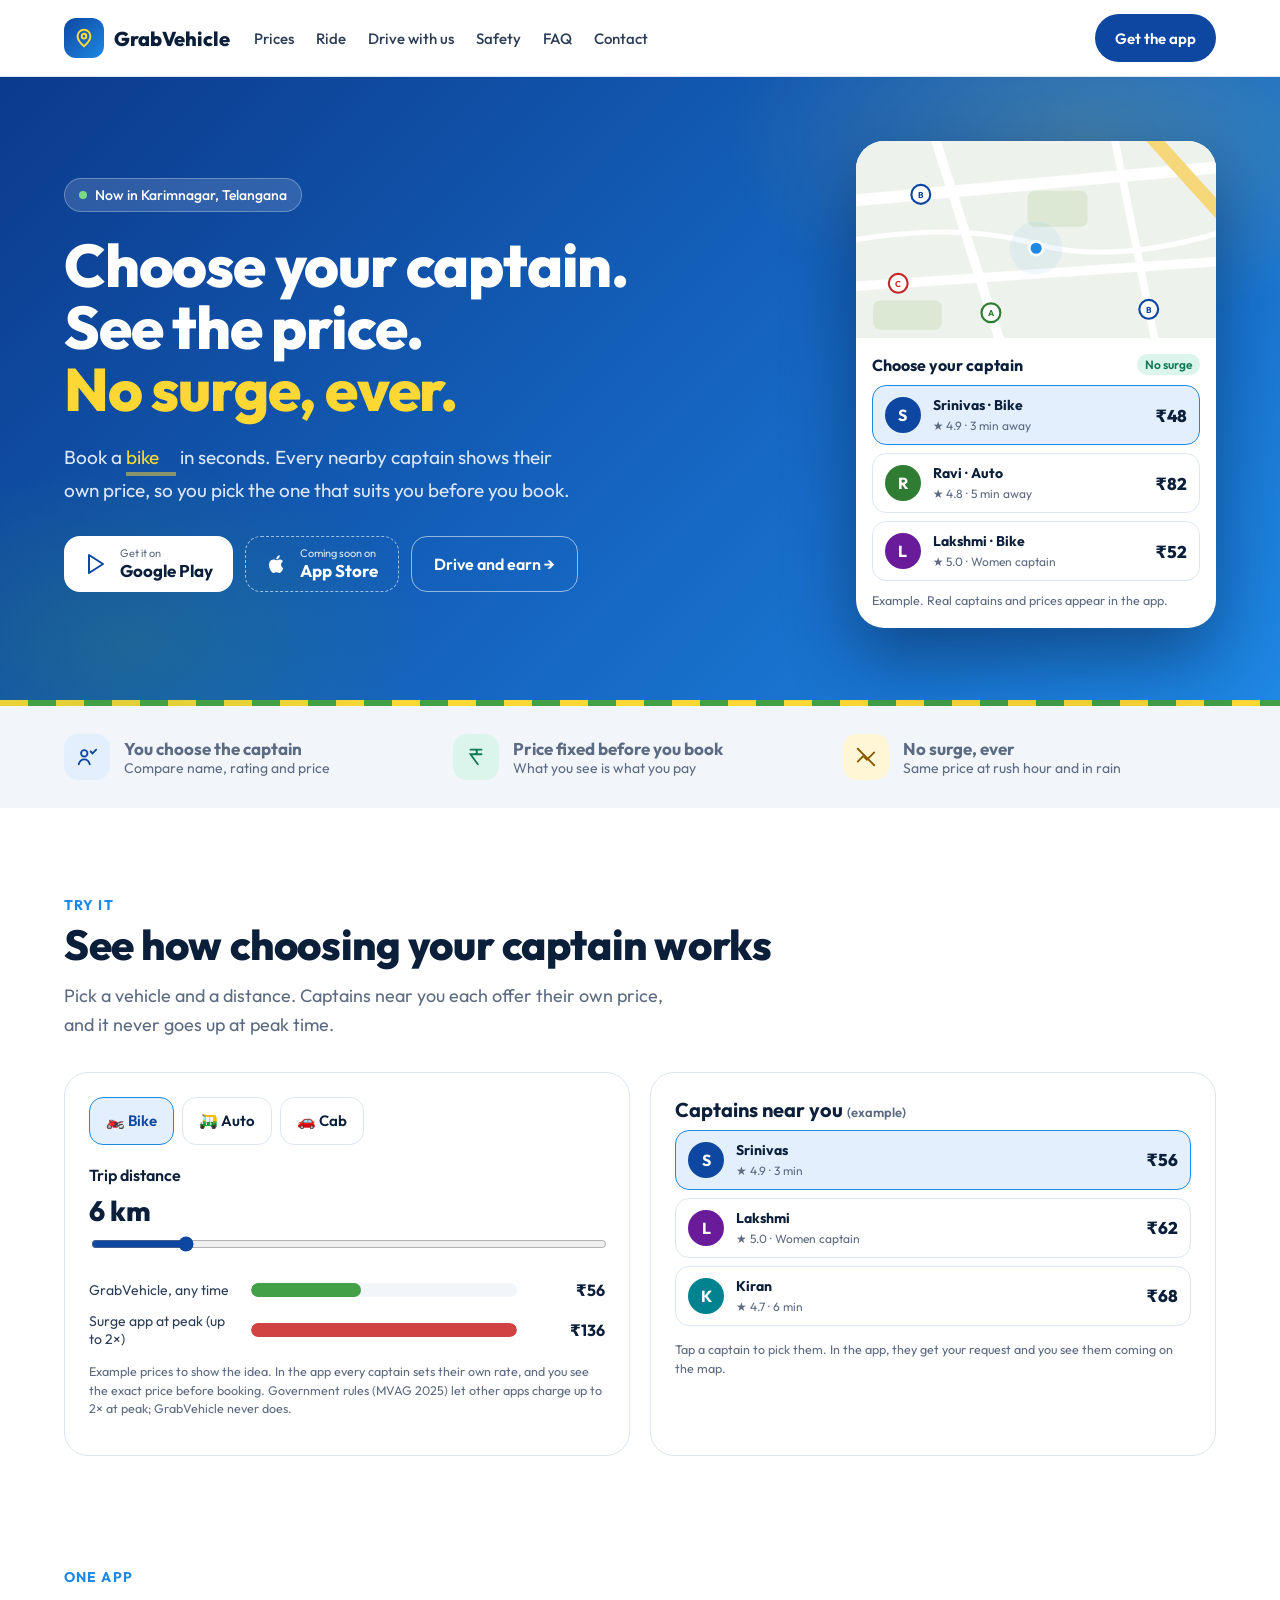
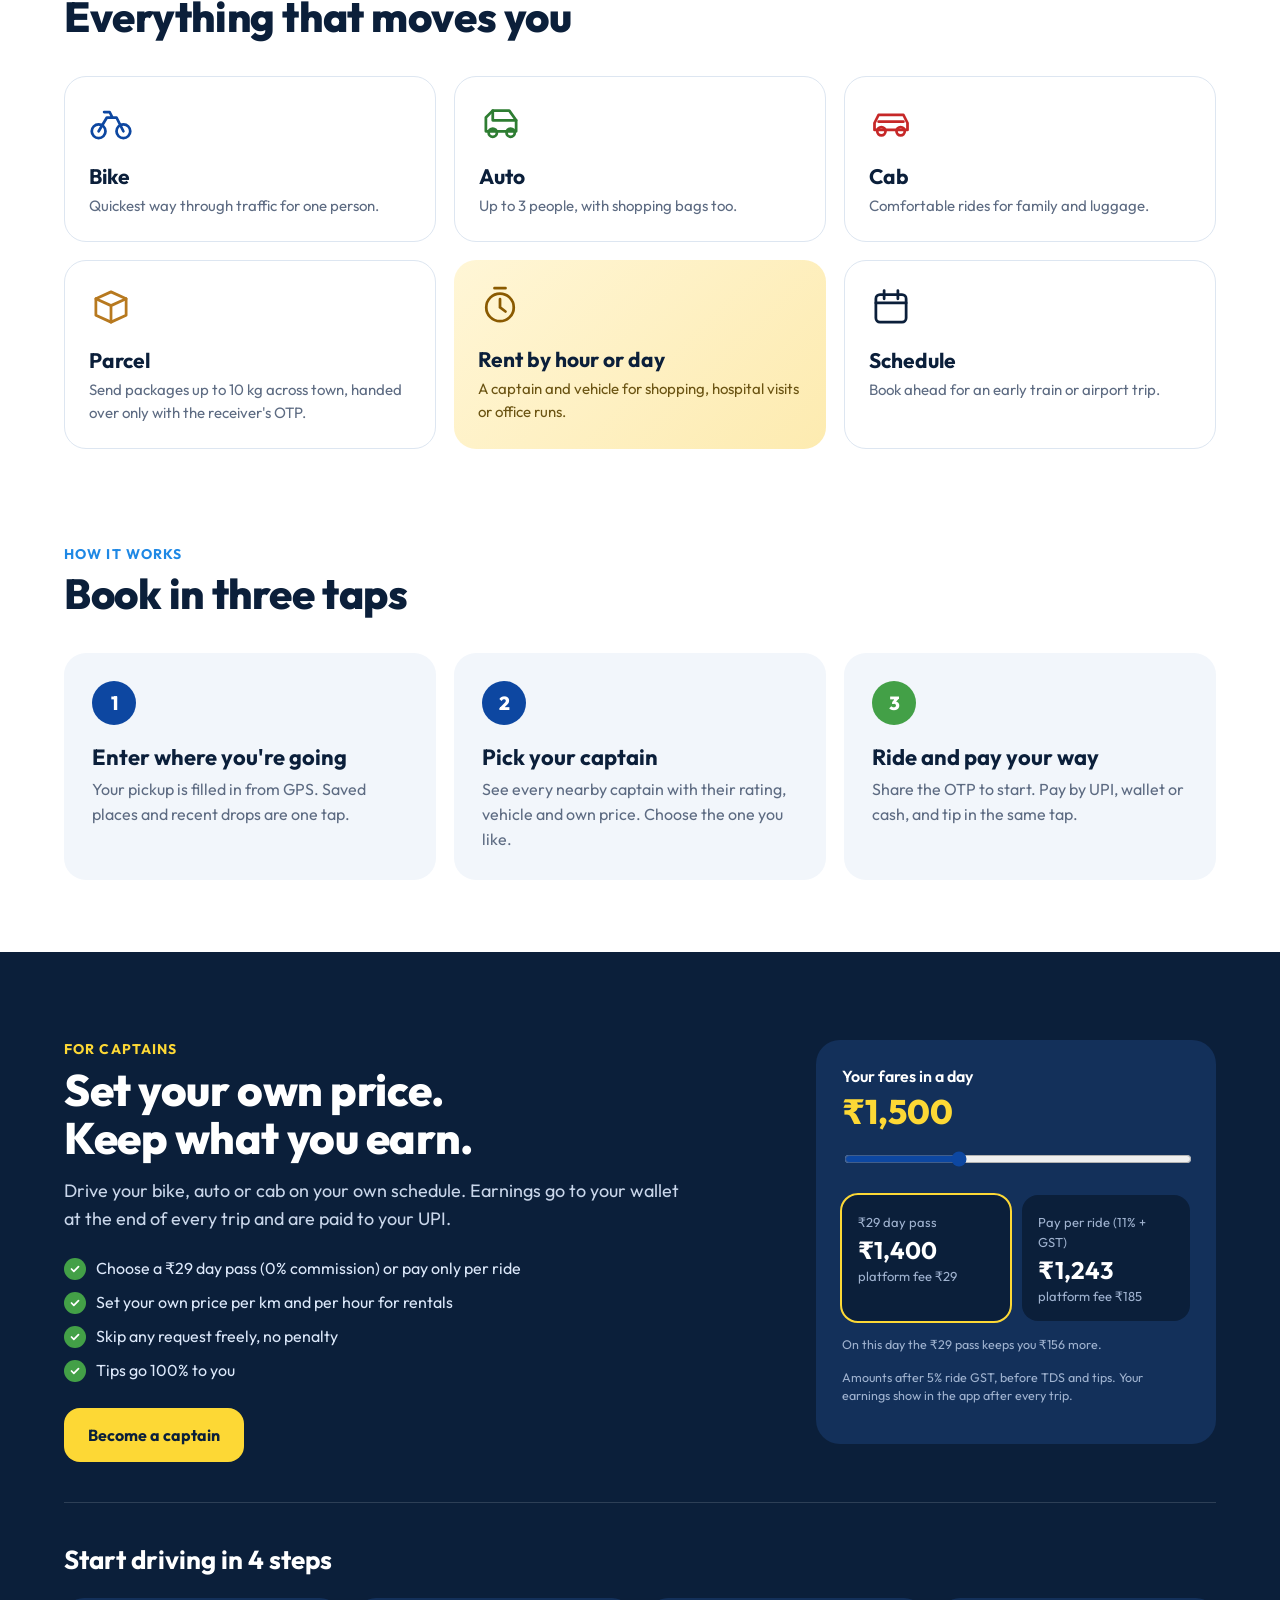
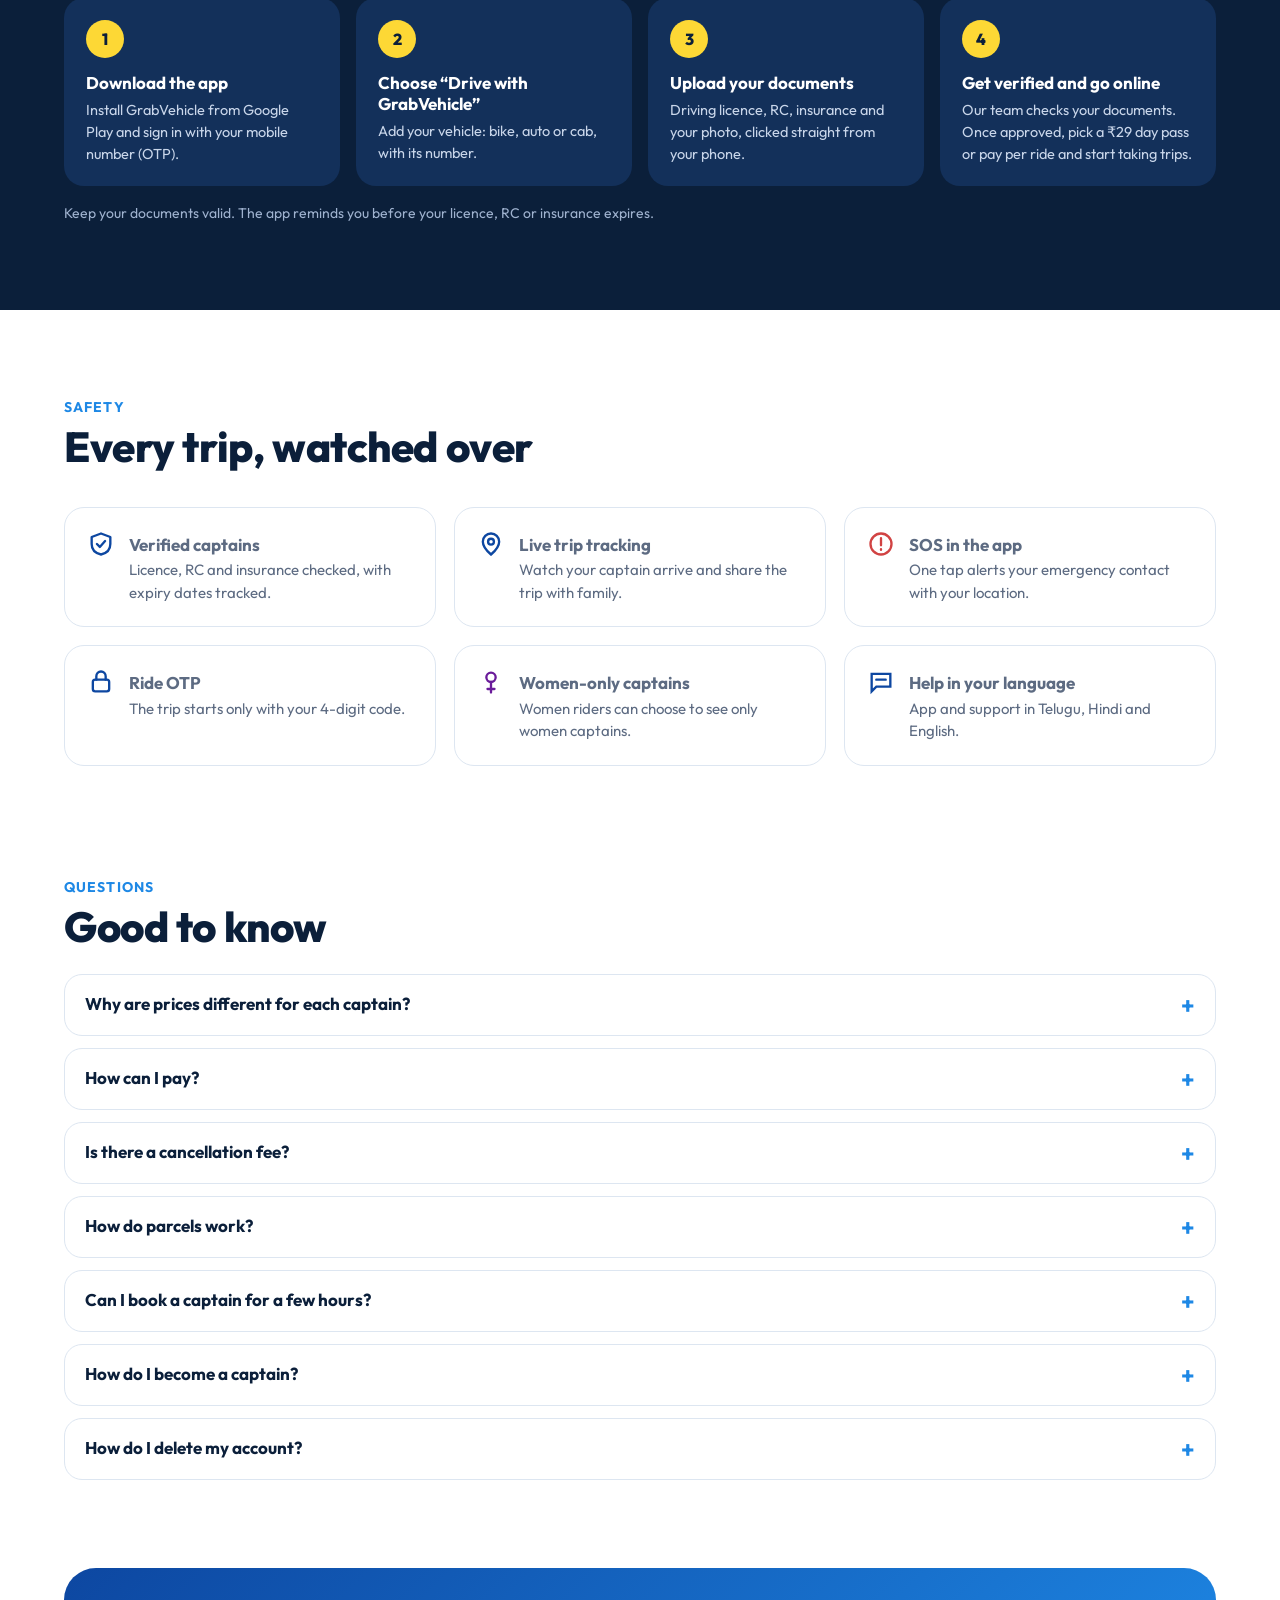
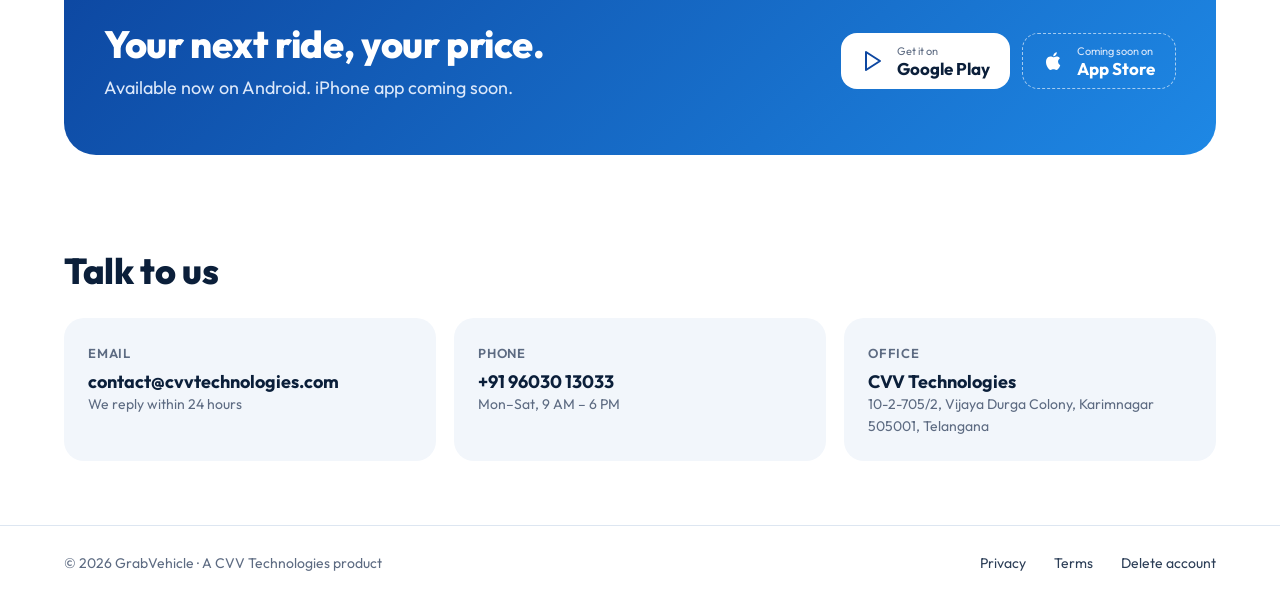
<file: index.html>
<!doctype html>
<html lang="en">
<head>
<meta charset="utf-8">
<meta name="viewport" content="width=device-width,initial-scale=1">
<title>GrabVehicle — choose your captain, see the price, no surge</title>
<meta name="description" content="Bike, auto and cab rides, parcels and captains by the hour or day in Karimnagar. Every captain shows their own price — no surge, ever.">
<meta property="og:title" content="GrabVehicle — choose your captain. No surge, ever.">
<meta property="og:description" content="Bike, auto, cab, parcel and hourly rentals in Karimnagar. See every captain's price before you book.">
<meta name="theme-color" content="#0D47A1">
<link rel="icon" href="data:image/svg+xml,%3Csvg xmlns='http://www.w3.org/2000/svg' viewBox='0 0 24 24'%3E%3Crect width='24' height='24' rx='6' fill='%230D47A1'/%3E%3Cpath d='M12 20s-6-5-6-9.5a6 6 0 0112 0C18 15 12 20 12 20z' fill='none' stroke='%23FDD835' stroke-width='2'/%3E%3C/svg%3E">
<link rel="preconnect" href="https://fonts.googleapis.com">
<link href="https://fonts.googleapis.com/css2?family=Outfit:wght@400;500;600;700;800&amp;display=swap" rel="stylesheet">
<style>
:root{--b1:#0D47A1;--b2:#1E88E5;--ink:#0B1F3A;--ink2:#2C3E57;--mute:#5D6B82;--line:#DDE6F1;--soft:#F2F6FB;--y:#FDD835;--g:#43A047;--navy:#0B1F3A;--navy2:#13305A}
*{box-sizing:border-box}
html{scroll-behavior:smooth}
body{margin:0;background:#fff;font-family:Outfit,system-ui,sans-serif;color:var(--ink);-webkit-font-smoothing:antialiased}
a{color:var(--b1)}a:hover{color:var(--ink)}
a:focus-visible,button:focus-visible,input:focus-visible,summary:focus-visible{outline:3px solid var(--y);outline-offset:2px}
.wrap{max-width:1200px;margin:0 auto;padding:0 24px}
section[id]{scroll-margin-top:76px}
h1,h2,h3{margin:0}
.eyebrow{font-size:14px;font-weight:700;letter-spacing:.08em;color:var(--b2)}
h2{margin-top:8px;font-size:42px;font-weight:800;letter-spacing:-.01em;line-height:1.1}
.lead{font-size:18px;line-height:1.6;color:var(--mute);max-width:620px;margin:14px 0 0}

/* nav */
header{position:sticky;top:0;z-index:20;background:rgba(255,255,255,.92);border-bottom:1px solid var(--line);backdrop-filter:blur(10px)}
.nav{display:flex;align-items:center;gap:24px;flex-wrap:wrap;padding:14px 24px;max-width:1200px;margin:0 auto}
.logo{display:flex;align-items:center;gap:10px;text-decoration:none;color:var(--ink)}
.logo i{width:40px;height:40px;border-radius:12px;background:linear-gradient(135deg,var(--b1),var(--b2));display:flex;align-items:center;justify-content:center}
.logo b{font-size:20px;font-weight:800}
.nav nav{display:flex;gap:22px;flex-grow:1;font-size:15px;font-weight:500}
.nav nav a{text-decoration:none;color:var(--ink2)}
.btn{height:48px;padding:0 20px;border-radius:24px;display:inline-flex;align-items:center;gap:10px;text-decoration:none;font-weight:600;font-size:15px;border:0;cursor:pointer;font-family:inherit}
.btn.dark{background:var(--b1);color:#fff}
.store{height:56px;padding:0 20px;border-radius:16px;display:inline-flex;align-items:center;gap:12px;text-decoration:none}
.store small{display:block;font-size:11px}
.store b{font-size:17px}
.store.play{background:#fff;color:var(--ink)}.store.play small{color:var(--mute)}
.store.soon{border:1.5px dashed rgba(255,255,255,.6);color:#fff;cursor:default}.store.soon small{color:#DCE8FA}

/* hero */
.hero{background:linear-gradient(135deg,#0B3A8C 0%,#1565C0 55%,#1E88E5 100%);color:#fff;position:relative;overflow:hidden}
.hero::before{content:"";position:absolute;inset:0;background:radial-gradient(600px 300px at 85% 10%,rgba(253,216,53,.18),transparent 60%),radial-gradient(500px 300px at 10% 90%,rgba(67,160,71,.22),transparent 60%)}
.hero .wrap{position:relative;display:flex;flex-wrap:wrap;gap:40px;align-items:center;padding-top:64px;padding-bottom:72px}
.hero-text{flex:999 1 460px;min-width:0}
.pill{display:inline-flex;align-items:center;gap:8px;height:34px;padding:0 14px;border-radius:17px;background:rgba(255,255,255,.14);border:1px solid rgba(255,255,255,.28);font-size:14px;font-weight:500}
.pill i{width:8px;height:8px;border-radius:4px;background:#7CDB80;box-shadow:0 0 0 0 rgba(124,219,128,.7);animation:ping 1.8s infinite}
h1{margin-top:22px;font-size:60px;line-height:1.04;font-weight:800;letter-spacing:-.02em}
h1 em{font-style:normal;color:var(--y)}
.rot{display:inline-block;min-width:4.2ch;color:var(--y);border-bottom:4px solid rgba(253,216,53,.5)}
.hero p.sub{margin:22px 0 0;font-size:19px;line-height:1.55;color:#DCE8FA;max-width:520px}
.ctas{display:flex;gap:12px;flex-wrap:wrap;margin-top:30px}
.ghost{height:56px;padding:0 22px;border-radius:16px;border:1.5px solid rgba(255,255,255,.55);color:#fff;text-decoration:none;display:inline-flex;align-items:center;font-weight:600;font-size:16px}
.ghost:hover{color:#fff;background:rgba(255,255,255,.08)}

/* live map card */
.live{flex:1 1 360px;display:flex;justify-content:center}
.mapcard{width:100%;max-width:420px;border-radius:28px;background:#fff;color:var(--ink);box-shadow:0 30px 70px rgba(4,20,50,.45);overflow:hidden}
.mapcard svg{display:block;width:100%;height:auto}
.mapcard .sheet{padding:16px 16px 18px}
.sheet h4{margin:0 0 10px;font-size:16px;display:flex;justify-content:space-between;align-items:center}
.sheet h4 span{font-size:12px;font-weight:600;color:#0f7a56;background:#dcf5ec;border-radius:10px;padding:3px 8px}
.offer{display:flex;align-items:center;gap:12px;padding:10px 12px;border:1px solid var(--line);border-radius:14px;margin-top:8px;opacity:0;transform:translateY(8px);animation:offerIn .5s forwards}
.offer:nth-child(2){animation-delay:.6s}.offer:nth-child(3){animation-delay:1.2s}.offer:nth-child(4){animation-delay:1.8s}
.offer .av{width:36px;height:36px;border-radius:18px;display:flex;align-items:center;justify-content:center;font-weight:700;color:#fff;flex-shrink:0}
.offer b{display:block;font-size:14px}.offer small{color:var(--mute);font-size:12px}
.offer .pr{margin-left:auto;font-weight:800;font-size:17px}
.offer.best{border-color:var(--b2);background:#E3EFFD}
.stripe{height:6px;background:repeating-linear-gradient(90deg,var(--y) 0 28px,var(--g) 28px 56px)}

/* promise strip */
.promise{background:var(--soft)}
.promise .wrap{display:grid;grid-template-columns:repeat(auto-fit,minmax(240px,1fr));gap:16px;padding-top:28px;padding-bottom:28px}
.pr-i{display:flex;gap:14px;align-items:center}
.pr-i i{width:46px;height:46px;flex-shrink:0;border-radius:14px;display:flex;align-items:center;justify-content:center}
.pr-i b{font-size:17px}.pr-i span{font-size:14px;color:var(--mute)}

/* fare explorer */
.explore{padding:88px 0 40px}
.xbox{margin-top:32px;display:grid;grid-template-columns:repeat(auto-fit,minmax(320px,1fr));gap:20px}
.panel{border:1px solid var(--line);border-radius:24px;padding:24px;background:#fff}
.seg{display:flex;gap:8px;flex-wrap:wrap}
.seg button{height:48px;padding:0 16px;border-radius:14px;border:1.5px solid var(--line);background:#fff;font:600 15px Outfit,sans-serif;color:var(--ink);cursor:pointer;display:inline-flex;align-items:center;gap:8px}
.seg button[aria-pressed="true"]{border-color:var(--b2);background:#E3EFFD;color:var(--b1)}
label.lbl{display:block;font-weight:600;margin:20px 0 8px}
input[type=range]{width:100%;accent-color:var(--b1);height:28px}
.km{font-size:28px;font-weight:800}
.cmp{margin-top:18px}
.bar{display:flex;align-items:center;gap:12px;margin-top:12px}
.bar span:first-child{width:150px;font-size:14px;color:var(--ink2)}
.bar .track{display:block;flex:1;height:14px;border-radius:7px;background:var(--soft);overflow:hidden}
.bar .fill{display:block;height:100%;border-radius:7px;transition:width .4s}
.bar b{width:76px;text-align:right}
.note{font-size:12.5px;color:var(--mute);margin-top:14px;line-height:1.5}
.caps .offer{opacity:1;transform:none;animation:none;cursor:pointer;transition:border-color .2s,background .2s}
.caps .offer:hover{border-color:var(--b2)}

/* services */
.services{padding:72px 0 24px}
.grid6{margin-top:36px;display:grid;grid-template-columns:repeat(auto-fit,minmax(300px,1fr));gap:18px}
.card{padding:24px;border-radius:22px;border:1px solid var(--line);background:#fff;transition:transform .25s,box-shadow .25s}
.card:hover{transform:translateY(-4px);box-shadow:0 14px 30px rgba(11,31,58,.08)}
.card h3{margin:14px 0 6px;font-size:21px}.card p{margin:0;font-size:15px;line-height:1.5;color:var(--mute)}
.card.gold{background:linear-gradient(135deg,#FFF6D6,#FDEBB0);border:0}.card.gold p{color:#6B5413}

/* how */
.how{padding:72px 0}
.steps{margin-top:36px;display:grid;grid-template-columns:repeat(auto-fit,minmax(280px,1fr));gap:18px;counter-reset:s}
.step{padding:28px;border-radius:22px;background:var(--soft);position:relative}
.step::before{counter-increment:s;content:counter(s);width:44px;height:44px;border-radius:22px;background:var(--b1);color:#fff;display:flex;align-items:center;justify-content:center;font-weight:800;font-size:19px}
.step:last-child::before{background:var(--g)}
.step h3{margin:18px 0 6px;font-size:22px}.step p{margin:0;font-size:16px;line-height:1.55;color:var(--mute)}

/* captains */
.capt{background:var(--navy);color:#fff}
.capt .wrap{padding-top:88px;padding-bottom:88px;display:flex;flex-wrap:wrap;gap:40px;align-items:flex-start}
.capt .l{flex:999 1 420px;min-width:0}
.capt .eyebrow{color:var(--y)}
.capt .lead{color:#C9D6EA}
.calc{flex:1 1 400px;background:var(--navy2);border-radius:24px;padding:26px}
.calc label{font-weight:600;display:block}
.calc .big{font-size:34px;font-weight:800;color:var(--y);margin:4px 0 10px}
.res{display:grid;grid-template-columns:1fr 1fr;gap:12px;margin-top:18px}
.res div{background:#0B1F3A;border-radius:16px;padding:16px}
.res small{color:#9FB2CF;font-size:13px}
.res b{display:block;font-size:24px;margin-top:4px}
.res .win{outline:2px solid var(--y)}
.calc .note{color:#9FB2CF}
.yb{height:54px;padding:0 24px;border-radius:16px;background:var(--y);color:var(--ink);text-decoration:none;font-weight:700;font-size:16px;display:inline-flex;align-items:center;margin-top:26px}
.yb:hover{color:var(--ink);filter:brightness(1.05)}
.ticks{list-style:none;padding:0;margin:24px 0 0;display:grid;gap:12px}
.ticks li{display:flex;gap:10px;align-items:flex-start;font-size:16px;color:#DCE8FA}
.ticks li::before{content:"";width:22px;height:22px;flex-shrink:0;border-radius:11px;background:var(--g) url("data:image/svg+xml,%3Csvg xmlns='http://www.w3.org/2000/svg' viewBox='0 0 24 24' fill='none' stroke='white' stroke-width='3' stroke-linecap='round' stroke-linejoin='round'%3E%3Cpath d='M6 12l4 4 8-8'/%3E%3C/svg%3E") center/14px no-repeat}

.join{flex:1 1 100%;border-top:1px solid rgba(255,255,255,.14);padding-top:40px}
.join h3{font-size:26px}
.jsteps{list-style:none;padding:0;margin:22px 0 0;display:grid;grid-template-columns:repeat(auto-fit,minmax(230px,1fr));gap:16px;counter-reset:j}
.jsteps li{background:var(--navy2);border-radius:20px;padding:22px;position:relative}
.jsteps li::before{counter-increment:j;content:counter(j);width:38px;height:38px;border-radius:19px;background:var(--y);color:var(--ink);font-weight:800;display:flex;align-items:center;justify-content:center;margin-bottom:14px}
.jsteps b{display:block;font-size:17px}.jsteps span{display:block;margin-top:6px;font-size:14.5px;line-height:1.5;color:#C9D6EA}
.jnote{margin:18px 0 0;font-size:14px;color:#9FB2CF}

/* safety */
.safety{padding:88px 0}
.sgrid{margin-top:36px;display:grid;grid-template-columns:repeat(auto-fit,minmax(300px,1fr));gap:18px}
.si{display:flex;gap:14px;padding:22px;border-radius:20px;border:1px solid var(--line)}
.si svg{flex-shrink:0}.si b{font-size:17px}.si span{display:block;font-size:15px;color:var(--mute);line-height:1.5;margin-top:2px}

/* faq */
.faq{padding:24px 0 88px}
.faq details{border:1px solid var(--line);border-radius:18px;padding:0 20px;margin-top:12px;background:#fff}
.faq details[open]{background:var(--soft)}
.faq summary{cursor:pointer;list-style:none;padding:18px 0;font-weight:700;font-size:17px;display:flex;justify-content:space-between;gap:16px}
.faq summary::-webkit-details-marker{display:none}
.faq summary::after{content:"+";font-size:24px;line-height:1;color:var(--b2);transition:transform .2s}
.faq details[open] summary::after{transform:rotate(45deg)}
.faq details p{margin:0 0 18px;color:var(--ink2);line-height:1.6}

/* download */
.dl{padding:0 24px}
.dl .box{max-width:1152px;margin:0 auto;border-radius:32px;background:linear-gradient(135deg,var(--b1),var(--b2));color:#fff;padding:56px 40px;display:flex;flex-wrap:wrap;gap:24px;align-items:center;justify-content:space-between}
.dl h2{font-size:38px;margin:0}.dl p{margin:10px 0 0;font-size:18px;color:#DCE8FA}

/* contact + footer */
.contact{padding:88px 0 64px}
.cgrid{margin-top:28px;display:grid;grid-template-columns:repeat(auto-fit,minmax(260px,1fr));gap:18px}
.cgrid>*{padding:24px;border-radius:20px;background:var(--soft);text-decoration:none;color:var(--ink)}
.cgrid small{font-size:13px;font-weight:600;color:var(--mute);letter-spacing:.06em}
.cgrid b{display:block;margin-top:8px;font-size:18px}.cgrid span{font-size:14px;color:var(--mute);line-height:1.5}
footer{border-top:1px solid var(--line)}
footer .wrap{padding-top:28px;padding-bottom:28px;display:flex;flex-wrap:wrap;gap:16px 28px;align-items:center;font-size:14px;color:var(--mute)}
footer a{color:var(--ink2);text-decoration:none}

/* mobile sticky bar */
.mbar{display:none}
@media (max-width:720px){
  h1{font-size:42px}h2{font-size:32px}
  .nav nav{order:3;width:100%;gap:16px;overflow-x:auto;white-space:nowrap}
  .dl .box{padding:36px 24px}
  .bar span:first-child{width:110px}
  .mbar{display:flex;position:fixed;left:12px;right:12px;bottom:12px;z-index:30;height:56px;border-radius:18px;background:var(--b1);color:#fff;align-items:center;justify-content:center;gap:10px;font-weight:700;text-decoration:none;box-shadow:0 10px 30px rgba(4,20,50,.35);transform:translateY(120%);transition:transform .3s}
  .mbar.show{transform:none}.mbar:hover{color:#fff}
  footer{padding-bottom:80px}
}

/* motion */
@keyframes ping{70%{box-shadow:0 0 0 10px rgba(124,219,128,0)}100%{box-shadow:0 0 0 0 rgba(124,219,128,0)}}
@keyframes offerIn{to{opacity:1;transform:none}}
@keyframes pulse{0%{r:8;opacity:.6}100%{r:34;opacity:0}}
.reveal{opacity:0;transform:translateY(24px);transition:opacity .7s ease,transform .7s ease}
.reveal.in{opacity:1;transform:none}
@media (prefers-reduced-motion:reduce){
  *{animation:none!important;transition:none!important;scroll-behavior:auto!important}
  .reveal{opacity:1;transform:none}.offer{opacity:1;transform:none}
}
</style>
</head>
<body>

<header>
  <div class="nav">
    <a class="logo" href="#home"><i><svg width="22" height="22" viewBox="0 0 24 24" fill="none" stroke="#FDD835" stroke-width="2.2" stroke-linecap="round" aria-hidden="true"><path d="M12 21s-7-6-7-11a7 7 0 0114 0c0 5-7 11-7 11z"/><circle cx="12" cy="10" r="2.5"/></svg></i><b>GrabVehicle</b></a>
    <nav aria-label="Main">
      <a href="#explore">Prices</a><a href="#services">Ride</a><a href="#captains">Drive with us</a><a href="#safety">Safety</a><a href="#faq">FAQ</a><a href="#contact">Contact</a>
    </nav>
    <a class="btn dark" href="https://play.google.com/store/apps/details?id=com.cvv.grab_vehicle">Get the app</a>
  </div>
</header>

<main>
<!-- ===== HERO ===== -->
<section id="home" class="hero">
  <div class="wrap">
    <div class="hero-text">
      <span class="pill"><i></i>Now in Karimnagar, Telangana</span>
      <h1>Choose your captain.<br>See the price.<br><em>No surge, ever.</em></h1>
      <p class="sub">Book a <span class="rot" id="rot">bike</span> in seconds. Every nearby captain shows their own price, so you pick the one that suits you before you book.</p>
      <div class="ctas">
        <a class="store play" href="https://play.google.com/store/apps/details?id=com.cvv.grab_vehicle">
          <svg width="24" height="24" viewBox="0 0 24 24" fill="none" stroke="#0D47A1" stroke-width="2" stroke-linejoin="round" aria-hidden="true"><path d="M5 3l14 9-14 9z"/></svg>
          <span><small>Get it on</small><b>Google Play</b></span></a>
        <span class="store soon" role="img" aria-label="App Store — coming soon">
          <svg width="22" height="22" viewBox="0 0 24 24" fill="#fff" aria-hidden="true"><path d="M16.4 12.6c0-2.4 2-3.6 2.1-3.7-1.1-1.7-2.9-1.9-3.5-1.9-1.5-.2-2.9.9-3.7.9s-1.9-.9-3.2-.8c-1.6 0-3.1 1-4 2.4-1.7 3-.4 7.4 1.2 9.8.8 1.2 1.8 2.5 3 2.4 1.2 0 1.7-.8 3.1-.8s1.9.8 3.2.8 2.1-1.2 2.9-2.4c.9-1.4 1.3-2.7 1.3-2.8 0 0-2.4-.9-2.4-3.9zM14 5.5c.7-.8 1.1-1.9 1-3-1 0-2.1.7-2.8 1.5-.6.7-1.2 1.8-1 2.9 1.1.1 2.1-.6 2.8-1.4z"/></svg>
          <span><small>Coming soon on</small><b>App Store</b></span></span>
        <a class="ghost" href="#captains">Drive and earn →</a>
      </div>
    </div>

    <div class="live" aria-hidden="true">
      <div class="mapcard">
        <svg viewBox="0 0 420 230">
          <rect width="420" height="230" fill="#EEF2EC"/>
          <g stroke="#fff" fill="none" stroke-linecap="round">
            <path id="r1" d="M-10 70 L430 30" stroke-width="14"/>
            <path id="r2" d="M90 -10 L170 240" stroke-width="11"/>
            <path id="r3" d="M-10 170 L430 140" stroke-width="11"/>
            <path id="r4" d="M300 -10 L350 240" stroke-width="9"/>
            <path d="M0 115 Q120 95 210 120 T430 105" stroke-width="6"/>
          </g>
          <path d="M340 -10 L430 90" stroke="#F6D77A" stroke-width="16"/>
          <rect x="200" y="58" width="70" height="42" rx="8" fill="#DCE8D4"/>
          <rect x="20" y="186" width="80" height="34" rx="8" fill="#DCE8D4"/>
          <!-- you -->
          <circle cx="210" cy="125" r="8" fill="#1E88E5" opacity=".5"><animate attributeName="r" values="8;34" dur="2s" repeatCount="indefinite"/><animate attributeName="opacity" values=".5;0" dur="2s" repeatCount="indefinite"/></circle>
          <circle cx="210" cy="125" r="8" fill="#1E88E5" stroke="#fff" stroke-width="3"/>
          <!-- moving captains -->
          <g><circle r="11" fill="#fff" stroke="#0D47A1" stroke-width="2.5"/><text y="4" text-anchor="middle" font-size="10" font-weight="700" fill="#0D47A1">B</text><animateMotion dur="9s" repeatCount="indefinite" rotate="0"><mpath href="#r1"/></animateMotion></g>
          <g><circle r="11" fill="#fff" stroke="#2E7D32" stroke-width="2.5"/><text y="4" text-anchor="middle" font-size="10" font-weight="700" fill="#2E7D32">A</text><animateMotion dur="11s" repeatCount="indefinite" keyPoints="1;0" keyTimes="0;1"><mpath href="#r2"/></animateMotion></g>
          <g><circle r="11" fill="#fff" stroke="#C62828" stroke-width="2.5"/><text y="4" text-anchor="middle" font-size="10" font-weight="700" fill="#C62828">C</text><animateMotion dur="13s" repeatCount="indefinite"><mpath href="#r3"/></animateMotion></g>
          <g><circle r="11" fill="#fff" stroke="#0D47A1" stroke-width="2.5"/><text y="4" text-anchor="middle" font-size="10" font-weight="700" fill="#0D47A1">B</text><animateMotion dur="10s" repeatCount="indefinite" keyPoints="1;0" keyTimes="0;1"><mpath href="#r4"/></animateMotion></g>
        </svg>
        <div class="sheet">
          <h4>Choose your captain <span>No surge</span></h4>
          <div class="offers">
            <div class="offer best"><span class="av" style="background:#0D47A1">S</span><span><b>Srinivas · Bike</b><small>★ 4.9 · 3 min away</small></span><span class="pr">₹48</span></div>
            <div class="offer"><span class="av" style="background:#2E7D32">R</span><span><b>Ravi · Auto</b><small>★ 4.8 · 5 min away</small></span><span class="pr">₹82</span></div>
            <div class="offer"><span class="av" style="background:#6A1B9A">L</span><span><b>Lakshmi · Bike</b><small>★ 5.0 · Women captain</small></span><span class="pr">₹52</span></div>
          </div>
          <div class="note" style="margin-top:10px">Example. Real captains and prices appear in the app.</div>
        </div>
      </div>
    </div>
  </div>
  <div class="stripe"></div>
</section>

<!-- ===== PROMISES ===== -->
<section class="promise">
  <div class="wrap">
    <div class="pr-i reveal"><i style="background:#E3EFFD"><svg width="22" height="22" viewBox="0 0 24 24" fill="none" stroke="#0D47A1" stroke-width="2" stroke-linecap="round"><circle cx="9" cy="8" r="3.5"/><path d="M3 20c.8-3.5 3.2-5.5 6-5.5s5.2 2 6 5.5M16 6l2 2 4-4"/></svg></i><span><b>You choose the captain</b><br><span>Compare name, rating and price</span></span></div>
    <div class="pr-i reveal"><i style="background:#dcf5ec"><svg width="22" height="22" viewBox="0 0 24 24" fill="none" stroke="#0f7a56" stroke-width="2" stroke-linecap="round"><path d="M6 4h12M6 9h12M10 4c4 0 4 5 0 5H6l8 11"/></svg></i><span><b>Price fixed before you book</b><br><span>What you see is what you pay</span></span></div>
    <div class="pr-i reveal"><i style="background:#FFF6D6"><svg width="22" height="22" viewBox="0 0 24 24" fill="none" stroke="#8A5A00" stroke-width="2" stroke-linecap="round"><path d="M3 17l6-6 4 4 8-8"/><path d="M3 3l18 18"/></svg></i><span><b>No surge, ever</b><br><span>Same price at rush hour and in rain</span></span></div>
  </div>
</section>

<!-- ===== FARE EXPLORER ===== -->
<section id="explore" class="explore">
  <div class="wrap">
    <div class="eyebrow reveal">TRY IT</div>
    <h2 class="reveal">See how choosing your captain works</h2>
    <p class="lead reveal">Pick a vehicle and a distance. Captains near you each offer their own price, and it never goes up at peak time.</p>
    <div class="xbox">
      <div class="panel reveal">
        <div class="seg" role="group" aria-label="Vehicle">
          <button type="button" data-v="bike" aria-pressed="true">🏍️ Bike</button>
          <button type="button" data-v="auto" aria-pressed="false">🛺 Auto</button>
          <button type="button" data-v="cab" aria-pressed="false">🚗 Cab</button>
        </div>
        <label class="lbl" for="dist">Trip distance</label>
        <div class="km"><span id="kmv">6</span> km</div>
        <input id="dist" type="range" min="2" max="25" value="6" aria-describedby="kmhelp">
        <div class="cmp">
          <div class="bar"><span>GrabVehicle, any time</span><span class="track"><span class="fill" id="f1" style="background:var(--g)"></span></span><b id="p1">₹—</b></div>
          <div class="bar"><span>Surge app at peak (up to 2×)</span><span class="track"><span class="fill" id="f2" style="background:#d14343"></span></span><b id="p2">₹—</b></div>
        </div>
        <p class="note" id="kmhelp">Example prices to show the idea. In the app every captain sets their own rate, and you see the exact price before booking. Government rules (MVAG 2025) let other apps charge up to 2× at peak; GrabVehicle never does.</p>
      </div>
      <div class="panel reveal">
        <h3 style="font-size:20px">Captains near you <span style="font-size:13px;font-weight:600;color:var(--mute)">(example)</span></h3>
        <div class="caps" id="caps" role="list"></div>
        <p class="note">Tap a captain to pick them. In the app, they get your request and you see them coming on the map.</p>
        <div id="picked" class="note" style="font-weight:600;color:var(--b1)" aria-live="polite"></div>
      </div>
    </div>
  </div>
</section>

<!-- ===== SERVICES ===== -->
<section id="services" class="services">
  <div class="wrap">
    <div class="eyebrow reveal">ONE APP</div>
    <h2 class="reveal">Everything that moves you</h2>
    <div class="grid6">
      <div class="card reveal"><svg width="44" height="44" viewBox="0 0 32 32" fill="none" stroke="#0D47A1" stroke-width="2" stroke-linecap="round" stroke-linejoin="round" aria-hidden="true"><circle cx="7" cy="22" r="5"/><circle cx="25" cy="22" r="5"/><path d="M7 22l6-10h7l5 10M17 12l-2-4h-4"/></svg><h3>Bike</h3><p>Quickest way through traffic for one person.</p></div>
      <div class="card reveal"><svg width="44" height="44" viewBox="0 0 32 32" fill="none" stroke="#2E7D32" stroke-width="2" stroke-linecap="round" stroke-linejoin="round" aria-hidden="true"><path d="M5 22V12l5-5h12l5 7v8z"/><circle cx="10" cy="23" r="3"/><circle cx="23" cy="23" r="3"/><path d="M10 7v7h17"/></svg><h3>Auto</h3><p>Up to 3 people, with shopping bags too.</p></div>
      <div class="card reveal"><svg width="44" height="44" viewBox="0 0 32 32" fill="none" stroke="#C62828" stroke-width="2" stroke-linecap="round" stroke-linejoin="round" aria-hidden="true"><path d="M4 21v-5l3-6h18l3 6v5z"/><circle cx="9" cy="22" r="3"/><circle cx="23" cy="22" r="3"/><path d="M7 15h18"/></svg><h3>Cab</h3><p>Comfortable rides for family and luggage.</p></div>
      <div class="card reveal"><svg width="44" height="44" viewBox="0 0 32 32" fill="none" stroke="#B7791F" stroke-width="2" stroke-linecap="round" stroke-linejoin="round" aria-hidden="true"><path d="M5 10l11-5 11 5v12l-11 5-11-5z"/><path d="M5 10l11 5 11-5M16 15v12"/></svg><h3>Parcel</h3><p>Send packages up to 10 kg across town, handed over only with the receiver's OTP.</p></div>
      <div class="card gold reveal"><svg width="44" height="44" viewBox="0 0 32 32" fill="none" stroke="#8A5A00" stroke-width="2" stroke-linecap="round" aria-hidden="true"><circle cx="16" cy="17" r="10"/><path d="M16 11v6l4 3M12 3h8"/></svg><h3>Rent by hour or day</h3><p>A captain and vehicle for shopping, hospital visits or office runs.</p></div>
      <div class="card reveal"><svg width="44" height="44" viewBox="0 0 32 32" fill="none" stroke="#0B1F3A" stroke-width="2" stroke-linecap="round" aria-hidden="true"><rect x="5" y="7" width="22" height="20" rx="3"/><path d="M5 13h22M11 4v6M21 4v6"/></svg><h3>Schedule</h3><p>Book ahead for an early train or airport trip.</p></div>
    </div>
  </div>
</section>

<!-- ===== HOW ===== -->
<section id="how" class="how">
  <div class="wrap">
    <div class="eyebrow reveal">HOW IT WORKS</div>
    <h2 class="reveal">Book in three taps</h2>
    <div class="steps">
      <div class="step reveal"><h3>Enter where you're going</h3><p>Your pickup is filled in from GPS. Saved places and recent drops are one tap.</p></div>
      <div class="step reveal"><h3>Pick your captain</h3><p>See every nearby captain with their rating, vehicle and own price. Choose the one you like.</p></div>
      <div class="step reveal"><h3>Ride and pay your way</h3><p>Share the OTP to start. Pay by UPI, wallet or cash, and tip in the same tap.</p></div>
    </div>
  </div>
</section>

<!-- ===== CAPTAINS + EARNINGS CALCULATOR ===== -->
<section id="captains" class="capt">
  <div class="wrap">
    <div class="l reveal">
      <div class="eyebrow">FOR CAPTAINS</div>
      <h2 style="font-size:44px">Set your own price.<br>Keep what you earn.</h2>
      <p class="lead">Drive your bike, auto or cab on your own schedule. Earnings go to your wallet at the end of every trip and are paid to your UPI.</p>
      <ul class="ticks">
        <li>Choose a ₹29 day pass (0% commission) or pay only per ride</li>
        <li>Set your own price per km and per hour for rentals</li>
        <li>Skip any request freely, no penalty</li>
        <li>Tips go 100% to you</li>
      </ul>
      <a class="yb" href="https://play.google.com/store/apps/details?id=com.cvv.grab_vehicle">Become a captain</a>
    </div>
    <div class="calc reveal">
      <label for="earn">Your fares in a day</label>
      <div class="big">₹<span id="earnv">1,500</span></div>
      <input id="earn" type="range" min="300" max="4000" step="100" value="1500">
      <div class="res">
        <div id="rPass"><small>₹29 day pass</small><b id="kPass">—</b><small>platform fee ₹29</small></div>
        <div id="rRide"><small>Pay per ride (11% + GST)</small><b id="kRide">—</b><small id="feeRide">platform fee —</small></div>
      </div>
      <p class="note" id="tip">—</p>
      <p class="note">Amounts after 5% ride GST, before TDS and tips. Your earnings show in the app after every trip.</p>
    </div>
    <div class="join reveal">
      <h3>Start driving in 4 steps</h3>
      <ol class="jsteps">
        <li><b>Download the app</b><span>Install GrabVehicle from Google Play and sign in with your mobile number (OTP).</span></li>
        <li><b>Choose “Drive with GrabVehicle”</b><span>Add your vehicle: bike, auto or cab, with its number.</span></li>
        <li><b>Upload your documents</b><span>Driving licence, RC, insurance and your photo, clicked straight from your phone.</span></li>
        <li><b>Get verified and go online</b><span>Our team checks your documents. Once approved, pick a ₹29 day pass or pay per ride and start taking trips.</span></li>
      </ol>
      <p class="jnote">Keep your documents valid. The app reminds you before your licence, RC or insurance expires.</p>
    </div>
  </div>
</section>

<!-- ===== SAFETY ===== -->
<section id="safety" class="safety">
  <div class="wrap">
    <div class="eyebrow reveal">SAFETY</div>
    <h2 class="reveal">Every trip, watched over</h2>
    <div class="sgrid">
      <div class="si reveal"><svg width="28" height="28" viewBox="0 0 24 24" fill="none" stroke="#0D47A1" stroke-width="2" stroke-linecap="round" stroke-linejoin="round" aria-hidden="true"><path d="M12 3l8 3v6c0 5-3.5 8-8 9-4.5-1-8-4-8-9V6z"/><path d="M8.5 12l2.5 2.5 4.5-5"/></svg><span><b>Verified captains</b><span>Licence, RC and insurance checked, with expiry dates tracked.</span></span></div>
      <div class="si reveal"><svg width="28" height="28" viewBox="0 0 24 24" fill="none" stroke="#0D47A1" stroke-width="2" stroke-linecap="round" aria-hidden="true"><path d="M12 21s-7-6-7-11a7 7 0 0114 0c0 5-7 11-7 11z"/><circle cx="12" cy="10" r="2.5"/></svg><span><b>Live trip tracking</b><span>Watch your captain arrive and share the trip with family.</span></span></div>
      <div class="si reveal"><svg width="28" height="28" viewBox="0 0 24 24" fill="none" stroke="#d14343" stroke-width="2" stroke-linecap="round" aria-hidden="true"><circle cx="12" cy="12" r="9"/><path d="M12 7v6M12 16.5v.5"/></svg><span><b>SOS in the app</b><span>One tap alerts your emergency contact with your location.</span></span></div>
      <div class="si reveal"><svg width="28" height="28" viewBox="0 0 24 24" fill="none" stroke="#0D47A1" stroke-width="2" stroke-linecap="round" aria-hidden="true"><rect x="5" y="10" width="14" height="10" rx="2"/><path d="M8 10V7a4 4 0 018 0v3"/></svg><span><b>Ride OTP</b><span>The trip starts only with your 4-digit code.</span></span></div>
      <div class="si reveal"><svg width="28" height="28" viewBox="0 0 24 24" fill="none" stroke="#6A1B9A" stroke-width="2" stroke-linecap="round" aria-hidden="true"><circle cx="12" cy="8" r="4"/><path d="M12 12v9M9 18h6"/></svg><span><b>Women-only captains</b><span>Women riders can choose to see only women captains.</span></span></div>
      <div class="si reveal"><svg width="28" height="28" viewBox="0 0 24 24" fill="none" stroke="#0D47A1" stroke-width="2" stroke-linecap="round" aria-hidden="true"><path d="M4 5h16v11H8l-4 4z"/><path d="M8 10h8"/></svg><span><b>Help in your language</b><span>App and support in Telugu, Hindi and English.</span></span></div>
    </div>
  </div>
</section>

<!-- ===== FAQ ===== -->
<section id="faq" class="faq">
  <div class="wrap">
    <div class="eyebrow reveal">QUESTIONS</div>
    <h2 class="reveal">Good to know</h2>
    <div style="margin-top:24px">
      <details class="reveal"><summary>Why are prices different for each captain?</summary><p>Each captain sets their own rate per km. You see every nearby captain's price before you book and pick the one you like. The price is fixed when you book and never rises at busy times.</p></details>
      <details class="reveal"><summary>How can I pay?</summary><p>UPI in the app, your GrabVehicle wallet, or cash to the captain. You can add a tip in the same tap when you rate the trip.</p></details>
      <details class="reveal"><summary>Is there a cancellation fee?</summary><p>Cancelling is free while we look for a captain, and for 2 minutes after a captain accepts. After that a small fee (₹5) applies, which goes to the captain for their time.</p></details>
      <details class="reveal"><summary>How do parcels work?</summary><p>Choose Parcel, add the receiver's name and number, the item and its weight (up to 10 kg). The receiver gets an OTP, and the captain can hand over the parcel only with that code.</p></details>
      <details class="reveal"><summary>Can I book a captain for a few hours?</summary><p>Yes. Choose Rent by hour or day, pick a captain and their vehicle, and keep them for shopping, hospital visits or office runs.</p></details>
      <details class="reveal"><summary>How do I become a captain?</summary><p>Download the app, choose Drive with GrabVehicle, add your vehicle and upload your licence, RC and photos. We verify them and you can start driving once approved.</p></details>
      <details class="reveal"><summary>How do I delete my account?</summary><p>In the app go to Account → Delete account, or see our <a href="delete-account/">delete account page</a>.</p></details>
    </div>
  </div>
</section>

<!-- ===== DOWNLOAD ===== -->
<section id="download" class="dl">
  <div class="box reveal">
    <div style="min-width:0;flex:1 1 400px"><h2>Your next ride, your price.</h2><p>Available now on Android. iPhone app coming soon.</p></div>
    <div class="ctas" style="margin:0">
      <a class="store play" href="https://play.google.com/store/apps/details?id=com.cvv.grab_vehicle"><svg width="24" height="24" viewBox="0 0 24 24" fill="none" stroke="#0D47A1" stroke-width="2" stroke-linejoin="round" aria-hidden="true"><path d="M5 3l14 9-14 9z"/></svg><span><small>Get it on</small><b>Google Play</b></span></a>
      <span class="store soon" role="img" aria-label="App Store — coming soon"><svg width="22" height="22" viewBox="0 0 24 24" fill="#fff" aria-hidden="true"><path d="M16.4 12.6c0-2.4 2-3.6 2.1-3.7-1.1-1.7-2.9-1.9-3.5-1.9-1.5-.2-2.9.9-3.7.9s-1.9-.9-3.2-.8c-1.6 0-3.1 1-4 2.4-1.7 3-.4 7.4 1.2 9.8.8 1.2 1.8 2.5 3 2.4 1.2 0 1.7-.8 3.1-.8s1.9.8 3.2.8 2.1-1.2 2.9-2.4c.9-1.4 1.3-2.7 1.3-2.8 0 0-2.4-.9-2.4-3.9zM14 5.5c.7-.8 1.1-1.9 1-3-1 0-2.1.7-2.8 1.5-.6.7-1.2 1.8-1 2.9 1.1.1 2.1-.6 2.8-1.4z"/></svg><span><small>Coming soon on</small><b>App Store</b></span></span>
    </div>
  </div>
</section>

<!-- ===== CONTACT ===== -->
<section id="contact" class="contact">
  <div class="wrap">
    <h2 class="reveal" style="font-size:36px">Talk to us</h2>
    <div class="cgrid">
      <a class="reveal" href="mailto:contact@cvvtechnologies.com"><small>EMAIL</small><b>contact@cvvtechnologies.com</b><span>We reply within 24 hours</span></a>
      <a class="reveal" href="tel:+919603013033"><small>PHONE</small><b>+91 96030 13033</b><span>Mon–Sat, 9 AM – 6 PM</span></a>
      <div class="reveal"><small>OFFICE</small><b>CVV Technologies</b><span>10-2-705/2, Vijaya Durga Colony, Karimnagar 505001, Telangana</span></div>
    </div>
  </div>
</section>
</main>

<footer>
  <div class="wrap">
    <span style="flex-grow:1">© 2026 GrabVehicle · A CVV Technologies product</span>
    <a href="privacy/">Privacy</a><a href="terms/">Terms</a><a href="delete-account/">Delete account</a>
  </div>
</footer>

<a class="mbar" id="mbar" href="https://play.google.com/store/apps/details?id=com.cvv.grab_vehicle">
  <svg width="20" height="20" viewBox="0 0 24 24" fill="none" stroke="#FDD835" stroke-width="2.2" stroke-linejoin="round" aria-hidden="true"><path d="M5 3l14 9-14 9z"/></svg>Get GrabVehicle on Google Play</a>

<script>
(function(){
  // rotating word in the hero
  var words=['bike','auto','cab','parcel','captain for the day'],i=0,rot=document.getElementById('rot');
  var still=window.matchMedia&&matchMedia('(prefers-reduced-motion: reduce)').matches;
  if(!still)setInterval(function(){i=(i+1)%words.length;rot.textContent=words[i]},2200);

  // reveal on scroll
  var els=document.querySelectorAll('.reveal');
  if('IntersectionObserver' in window&&!still){var io=new IntersectionObserver(function(es){es.forEach(function(e){if(e.isIntersecting){e.target.classList.add('in');io.unobserve(e.target)}})},{threshold:.12});els.forEach(function(e){io.observe(e)})}
  else els.forEach(function(e){e.classList.add('in')});

  // fare explorer (illustrative per-km ranges; captains set real prices in the app)
  var V={bike:{base:20,rates:[6,7,8],names:['Srinivas','Lakshmi','Kiran'],col:['#0D47A1','#6A1B9A','#00838F'],tag:['★ 4.9 · 3 min','★ 5.0 · Women captain','★ 4.7 · 6 min']},
         auto:{base:30,rates:[11,12,14],names:['Ravi','Mahesh','Anil'],col:['#2E7D32','#E65100','#37474F'],tag:['★ 4.8 · 4 min','★ 4.9 · 7 min','★ 4.6 · 2 min']},
         cab:{base:50,rates:[15,16,18],names:['Prakash','Suresh','Divya'],col:['#C62828','#1565C0','#6A1B9A'],tag:['★ 4.9 · 6 min','★ 4.7 · 5 min','★ 5.0 · Women captain']}};
  var cur='bike',dist=document.getElementById('dist'),inr=function(n){return '₹'+Math.round(n).toLocaleString('en-IN')};
  function draw(){var v=V[cur],km=+dist.value;document.getElementById('kmv').textContent=km;
    var prices=v.rates.map(function(r){return v.base+r*km}),lo=Math.min.apply(null,prices),hi=Math.max.apply(null,prices),peak=hi*2;
    document.getElementById('p1').textContent=inr(lo);document.getElementById('p2').textContent=inr(peak);
    document.getElementById('f1').style.width=(lo/peak*100)+'%';document.getElementById('f2').style.width='100%';
    var box=document.getElementById('caps');box.innerHTML='';
    prices.map(function(p,k){return {p:p,k:k}}).sort(function(a,b){return a.p-b.p}).forEach(function(o,idx){
      var b=document.createElement('button');b.type='button';b.className='offer'+(idx===0?' best':'');b.setAttribute('role','listitem');
      b.style.cssText='width:100%;text-align:left;background:'+(idx===0?'#E3EFFD':'#fff')+';font:inherit;color:inherit';
      b.innerHTML='<span class="av" style="background:'+v.col[o.k]+'">'+v.names[o.k][0]+'</span><span><b>'+v.names[o.k]+'</b><small>'+v.tag[o.k]+'</small></span><span class="pr">'+inr(o.p)+'</span>';
      b.onclick=function(){box.querySelectorAll('.offer').forEach(function(x){x.classList.remove('best');x.style.background='#fff'});b.classList.add('best');b.style.background='#E3EFFD';
        document.getElementById('picked').textContent='You picked '+v.names[o.k]+' for '+inr(o.p)+'. That is the price you pay, even at rush hour.'};
      box.appendChild(b)});
    document.getElementById('picked').textContent=''}
  document.querySelectorAll('.seg button').forEach(function(b){b.onclick=function(){cur=b.dataset.v;document.querySelectorAll('.seg button').forEach(function(x){x.setAttribute('aria-pressed',x===b)});draw()}});
  dist.oninput=draw;draw();

  // captain earnings: fare F → ride GST 5% (inclusive) → net; per ride: 11% of net + 18% GST on it; day pass ₹29
  var earn=document.getElementById('earn');
  function calc(){var F=+earn.value,net=F-F*5/105,fee=net*0.11*1.18,keepRide=net-fee,keepPass=net-29;
    document.getElementById('earnv').textContent=F.toLocaleString('en-IN');
    document.getElementById('kPass').textContent=inr(keepPass);document.getElementById('kRide').textContent=inr(keepRide);
    document.getElementById('feeRide').textContent='platform fee '+inr(fee);
    var passWins=keepPass>=keepRide;document.getElementById('rPass').className=passWins?'win':'';document.getElementById('rRide').className=passWins?'':'win';
    document.getElementById('tip').textContent=passWins?'On this day the ₹29 pass keeps you '+inr(keepPass-keepRide)+' more.':'On a quiet day like this, pay-per-ride costs less: you pay nothing on days you don’t drive.'}
  earn.oninput=calc;calc();

  // sticky "Get the app" bar on phones after the hero
  var bar=document.getElementById('mbar'),hero=document.getElementById('home');
  if('IntersectionObserver' in window)new IntersectionObserver(function(es){bar.classList.toggle('show',!es[0].isIntersecting)}).observe(hero);
})();
</script>
</body>
</html>
</file>
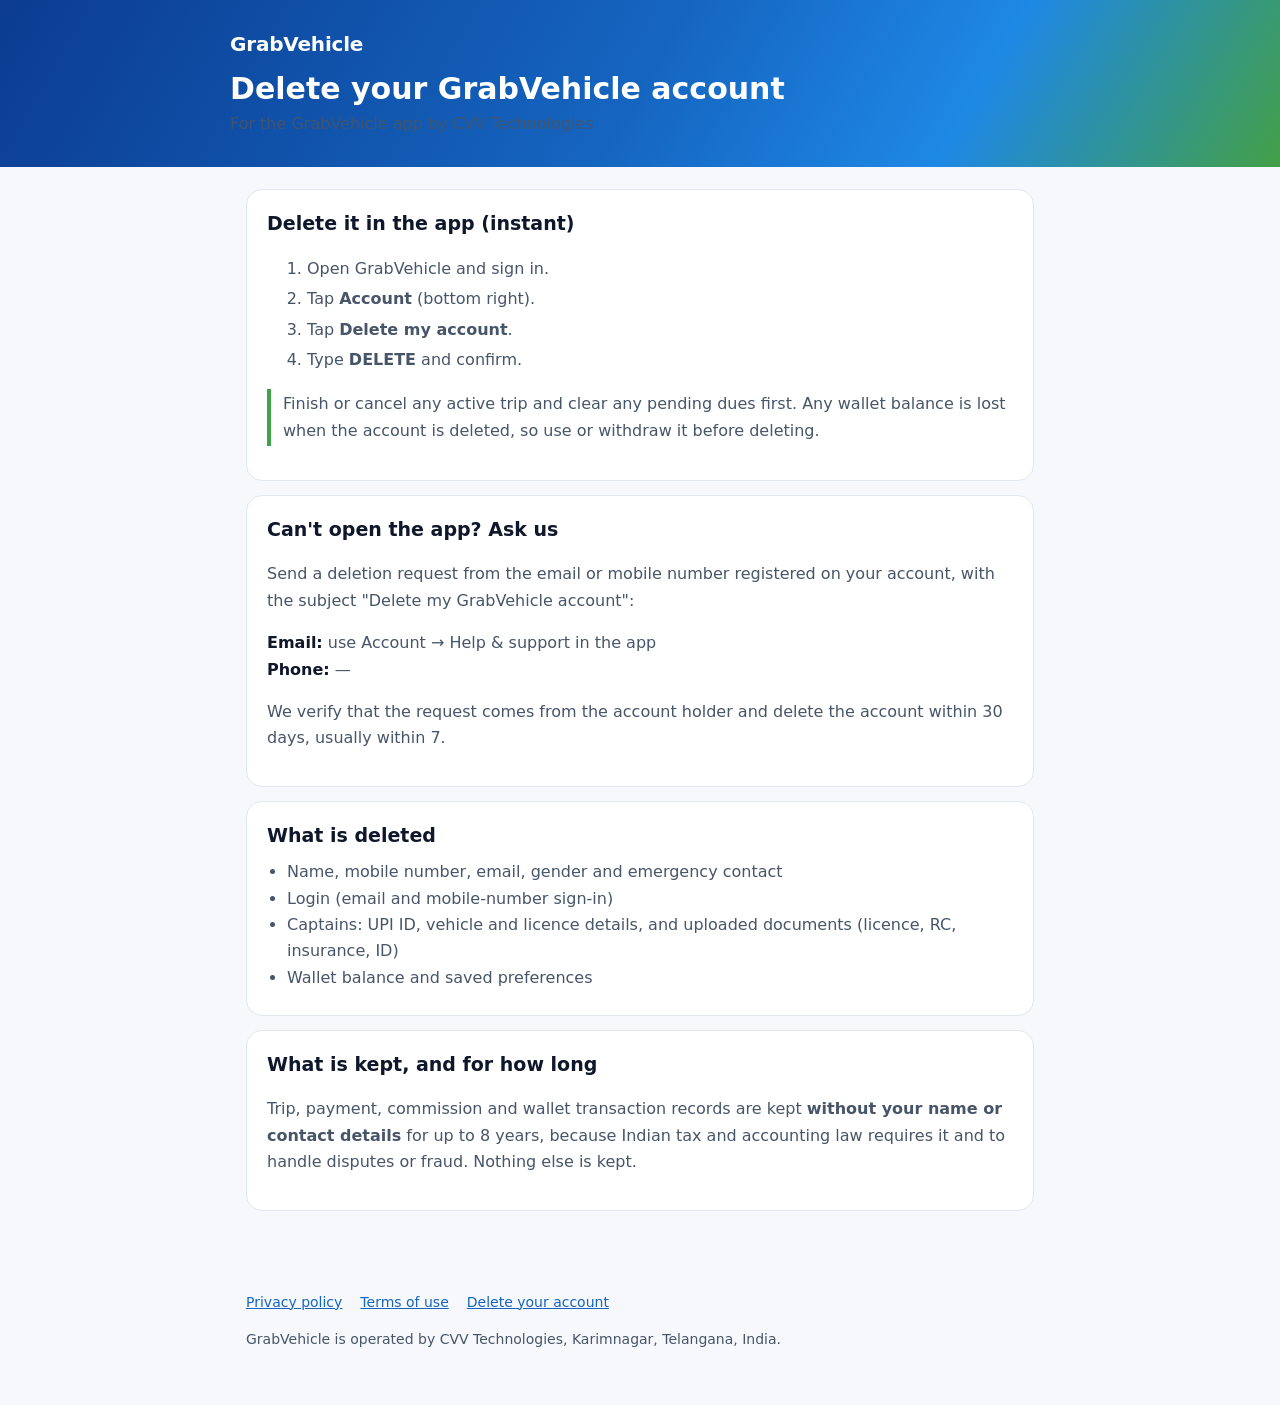
<file: delete-account/index.html>
<!doctype html><html lang="en"><head><meta charset="utf-8"><meta name="viewport" content="width=device-width,initial-scale=1">
<title>Delete your GrabVehicle account</title><meta name="description" content="How to delete your GrabVehicle account and data."><link rel="stylesheet" href="../site.css"></head><body>
<header><div class="in"><a href="../">GrabVehicle</a><h1>Delete your GrabVehicle account</h1><p>For the GrabVehicle app by CVV Technologies</p></div></header><main>
<section><h2>Delete it in the app (instant)</h2><ol class="steps"><li>Open GrabVehicle and sign in.</li><li>Tap <b>Account</b> (bottom right).</li><li>Tap <b>Delete my account</b>.</li><li>Type <b>DELETE</b> and confirm.</li></ol>
<p class="note">Finish or cancel any active trip and clear any pending dues first. Any wallet balance is lost when the account is deleted, so use or withdraw it before deleting.</p></section>
<section class="contact"><h2>Can't open the app? Ask us</h2><p>Send a deletion request from the email or mobile number registered on your account, with the subject "Delete my GrabVehicle account":</p>
<p><b>Email:</b> <span data-email="Delete my GrabVehicle account">use Account → Help &amp; support in the app</span><br><b>Phone:</b> <span data-phone>—</span></p>
<p>We verify that the request comes from the account holder and delete the account within 30 days, usually within 7.</p></section>
<section><h2>What is deleted</h2><ul><li>Name, mobile number, email, gender and emergency contact</li><li>Login (email and mobile-number sign-in)</li><li>Captains: UPI ID, vehicle and licence details, and uploaded documents (licence, RC, insurance, ID)</li><li>Wallet balance and saved preferences</li></ul></section>
<section><h2>What is kept, and for how long</h2><p>Trip, payment, commission and wallet transaction records are kept <b>without your name or contact details</b> for up to 8 years, because Indian tax and accounting law requires it and to handle disputes or fraud. Nothing else is kept.</p></section>
</main><footer><nav class="links"><a href="../privacy/">Privacy policy</a><a href="../terms/">Terms of use</a><a href="../delete-account/">Delete your account</a></nav>
<p>GrabVehicle is operated by CVV Technologies, Karimnagar, Telangana, India.</p></footer><script src="../site.js"></script></body></html>
</file>
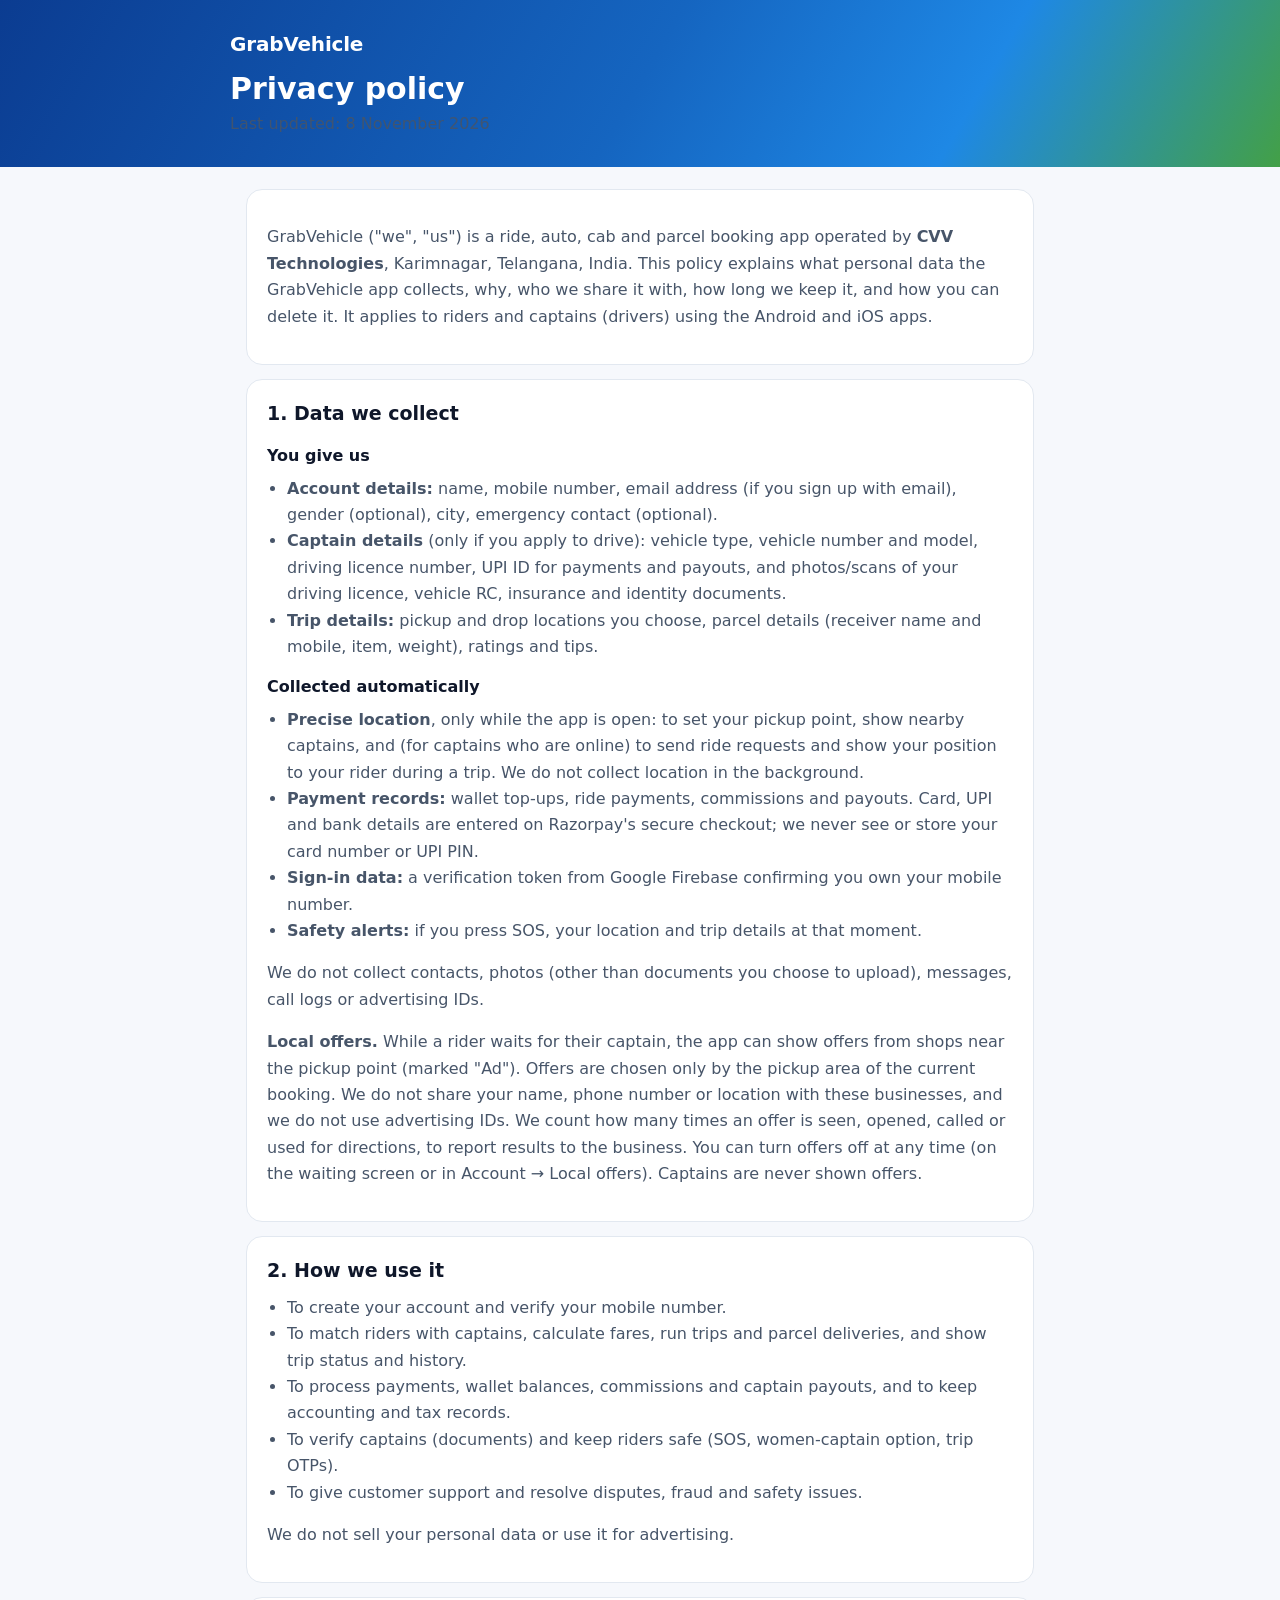
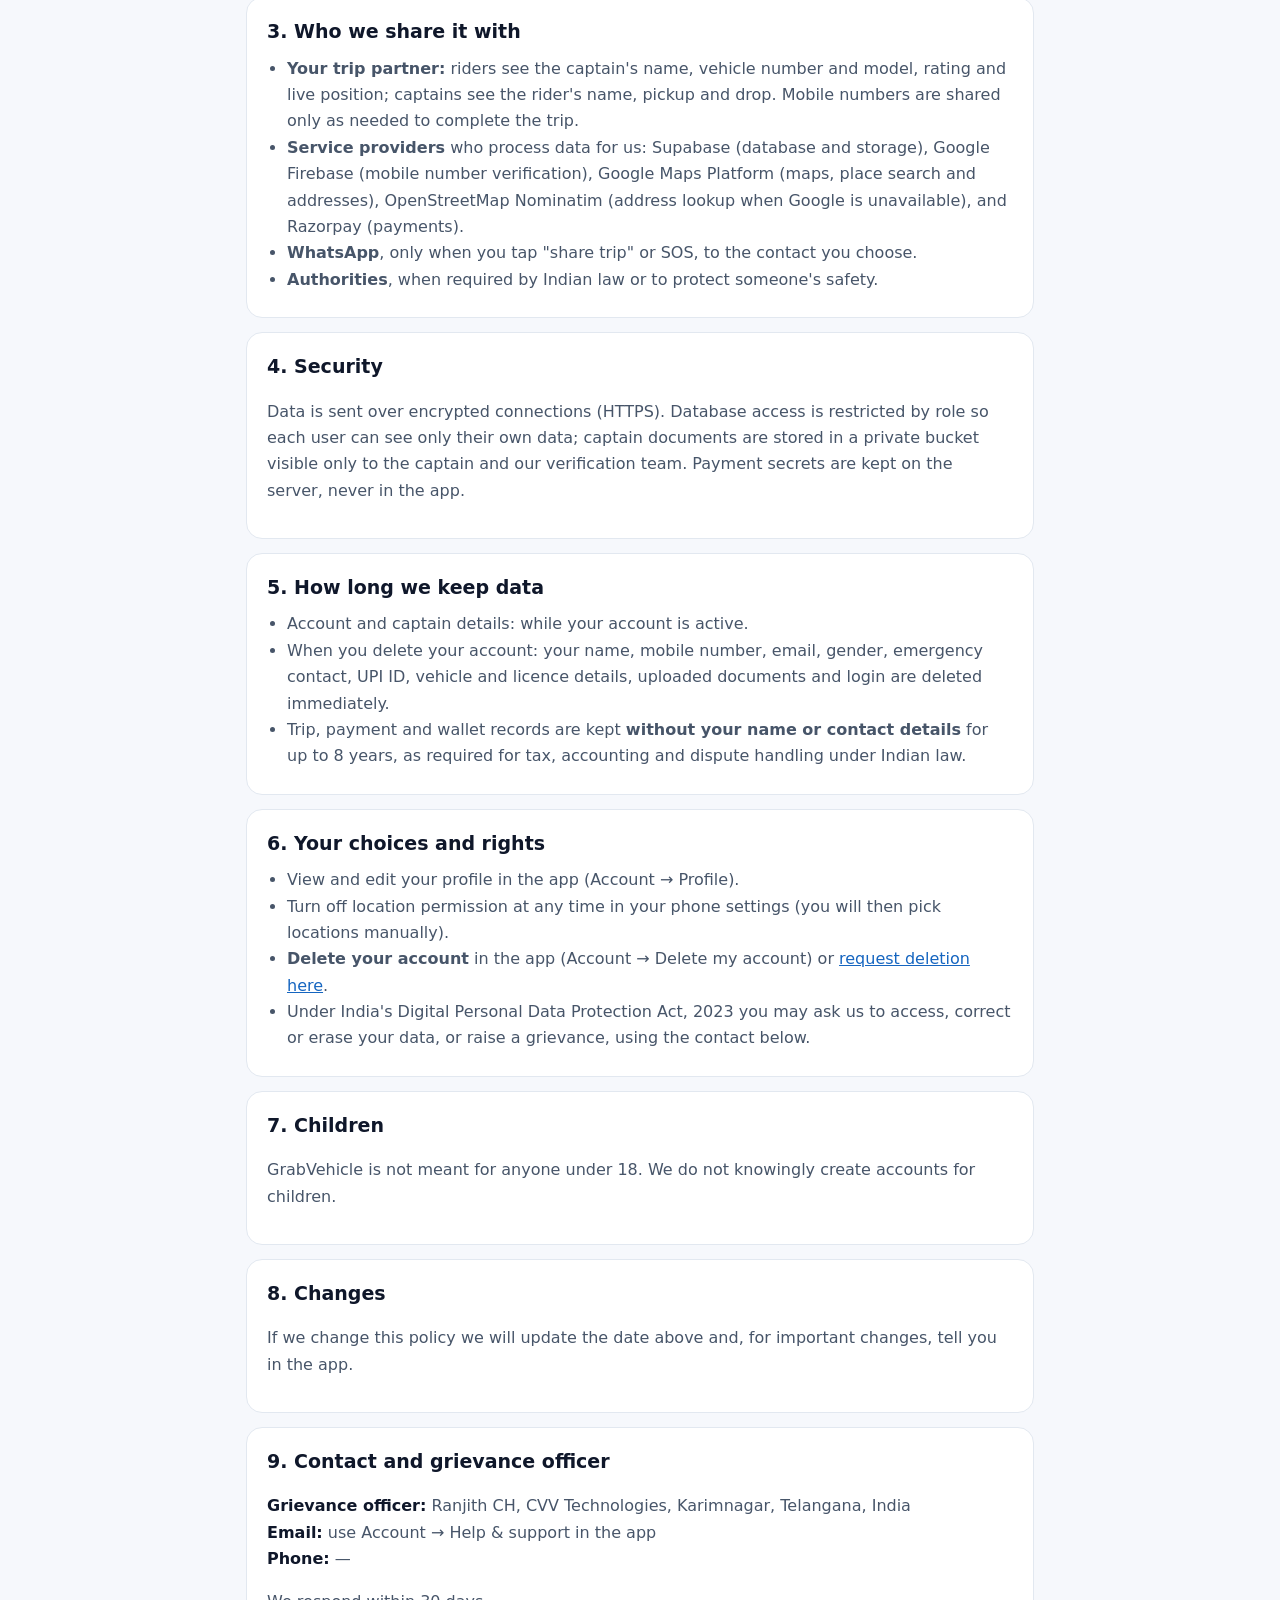
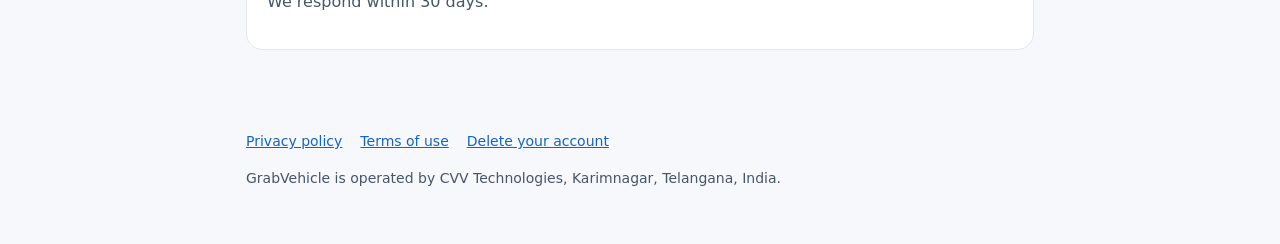
<file: privacy-policy/index.html>
<!doctype html><html lang="en"><head><meta charset="utf-8"><meta name="viewport" content="width=device-width,initial-scale=1">
<title>GrabVehicle Privacy Policy</title><link rel="canonical" href="https://grabvehicle.com/privacy/"><meta name="description" content="How GrabVehicle collects, uses, shares and deletes your data."><link rel="stylesheet" href="../site.css"></head><body>
<header><div class="in"><a href="../">GrabVehicle</a><h1>Privacy policy</h1><p>Last updated: 8 November 2026</p></div></header><main>
<section><p>GrabVehicle ("we", "us") is a ride, auto, cab and parcel booking app operated by <b>CVV Technologies</b>, Karimnagar, Telangana, India. This policy explains what personal data the GrabVehicle app collects, why, who we share it with, how long we keep it, and how you can delete it. It applies to riders and captains (drivers) using the Android and iOS apps.</p></section>
<section><h2>1. Data we collect</h2>
<h3>You give us</h3><ul>
<li><b>Account details:</b> name, mobile number, email address (if you sign up with email), gender (optional), city, emergency contact (optional).</li>
<li><b>Captain details</b> (only if you apply to drive): vehicle type, vehicle number and model, driving licence number, UPI ID for payments and payouts, and photos/scans of your driving licence, vehicle RC, insurance and identity documents.</li>
<li><b>Trip details:</b> pickup and drop locations you choose, parcel details (receiver name and mobile, item, weight), ratings and tips.</li></ul>
<h3>Collected automatically</h3><ul>
<li><b>Precise location</b>, only while the app is open: to set your pickup point, show nearby captains, and (for captains who are online) to send ride requests and show your position to your rider during a trip. We do not collect location in the background.</li>
<li><b>Payment records:</b> wallet top-ups, ride payments, commissions and payouts. Card, UPI and bank details are entered on Razorpay's secure checkout; we never see or store your card number or UPI PIN.</li>
<li><b>Sign-in data:</b> a verification token from Google Firebase confirming you own your mobile number.</li>
<li><b>Safety alerts:</b> if you press SOS, your location and trip details at that moment.</li></ul>
<p>We do not collect contacts, photos (other than documents you choose to upload), messages, call logs or advertising IDs.</p>
<p><b>Local offers.</b> While a rider waits for their captain, the app can show offers from shops near the pickup point (marked "Ad"). Offers are chosen only by the pickup area of the current booking. We do not share your name, phone number or location with these businesses, and we do not use advertising IDs. We count how many times an offer is seen, opened, called or used for directions, to report results to the business. You can turn offers off at any time (on the waiting screen or in Account → Local offers). Captains are never shown offers.</p></section>
<section><h2>2. How we use it</h2><ul>
<li>To create your account and verify your mobile number.</li>
<li>To match riders with captains, calculate fares, run trips and parcel deliveries, and show trip status and history.</li>
<li>To process payments, wallet balances, commissions and captain payouts, and to keep accounting and tax records.</li>
<li>To verify captains (documents) and keep riders safe (SOS, women-captain option, trip OTPs).</li>
<li>To give customer support and resolve disputes, fraud and safety issues.</li></ul>
<p>We do not sell your personal data or use it for advertising.</p></section>
<section><h2>3. Who we share it with</h2><ul>
<li><b>Your trip partner:</b> riders see the captain's name, vehicle number and model, rating and live position; captains see the rider's name, pickup and drop. Mobile numbers are shared only as needed to complete the trip.</li>
<li><b>Service providers</b> who process data for us: Supabase (database and storage), Google Firebase (mobile number verification), Google Maps Platform (maps, place search and addresses), OpenStreetMap Nominatim (address lookup when Google is unavailable), and Razorpay (payments).</li>
<li><b>WhatsApp</b>, only when you tap "share trip" or SOS, to the contact you choose.</li>
<li><b>Authorities</b>, when required by Indian law or to protect someone's safety.</li></ul></section>
<section><h2>4. Security</h2><p>Data is sent over encrypted connections (HTTPS). Database access is restricted by role so each user can see only their own data; captain documents are stored in a private bucket visible only to the captain and our verification team. Payment secrets are kept on the server, never in the app.</p></section>
<section><h2>5. How long we keep data</h2><ul>
<li>Account and captain details: while your account is active.</li>
<li>When you delete your account: your name, mobile number, email, gender, emergency contact, UPI ID, vehicle and licence details, uploaded documents and login are deleted immediately.</li>
<li>Trip, payment and wallet records are kept <b>without your name or contact details</b> for up to 8 years, as required for tax, accounting and dispute handling under Indian law.</li></ul></section>
<section><h2>6. Your choices and rights</h2><ul>
<li>View and edit your profile in the app (Account → Profile).</li>
<li>Turn off location permission at any time in your phone settings (you will then pick locations manually).</li>
<li><b>Delete your account</b> in the app (Account → Delete my account) or <a href="../delete-account/">request deletion here</a>.</li>
<li>Under India's Digital Personal Data Protection Act, 2023 you may ask us to access, correct or erase your data, or raise a grievance, using the contact below.</li></ul></section>
<section><h2>7. Children</h2><p>GrabVehicle is not meant for anyone under 18. We do not knowingly create accounts for children.</p></section>
<section><h2>8. Changes</h2><p>If we change this policy we will update the date above and, for important changes, tell you in the app.</p></section>
<section class="contact"><h2>9. Contact and grievance officer</h2><p><b>Grievance officer:</b> Ranjith CH, CVV Technologies, Karimnagar, Telangana, India<br><b>Email:</b> <span data-email="GrabVehicle privacy request">use Account → Help &amp; support in the app</span><br><b>Phone:</b> <span data-phone>—</span></p><p>We respond within 30 days.</p></section>
</main><footer><nav class="links"><a href="../privacy/">Privacy policy</a><a href="../terms/">Terms of use</a><a href="../delete-account/">Delete your account</a></nav>
<p>GrabVehicle is operated by CVV Technologies, Karimnagar, Telangana, India.</p></footer><script src="../site.js"></script></body></html>
</file>
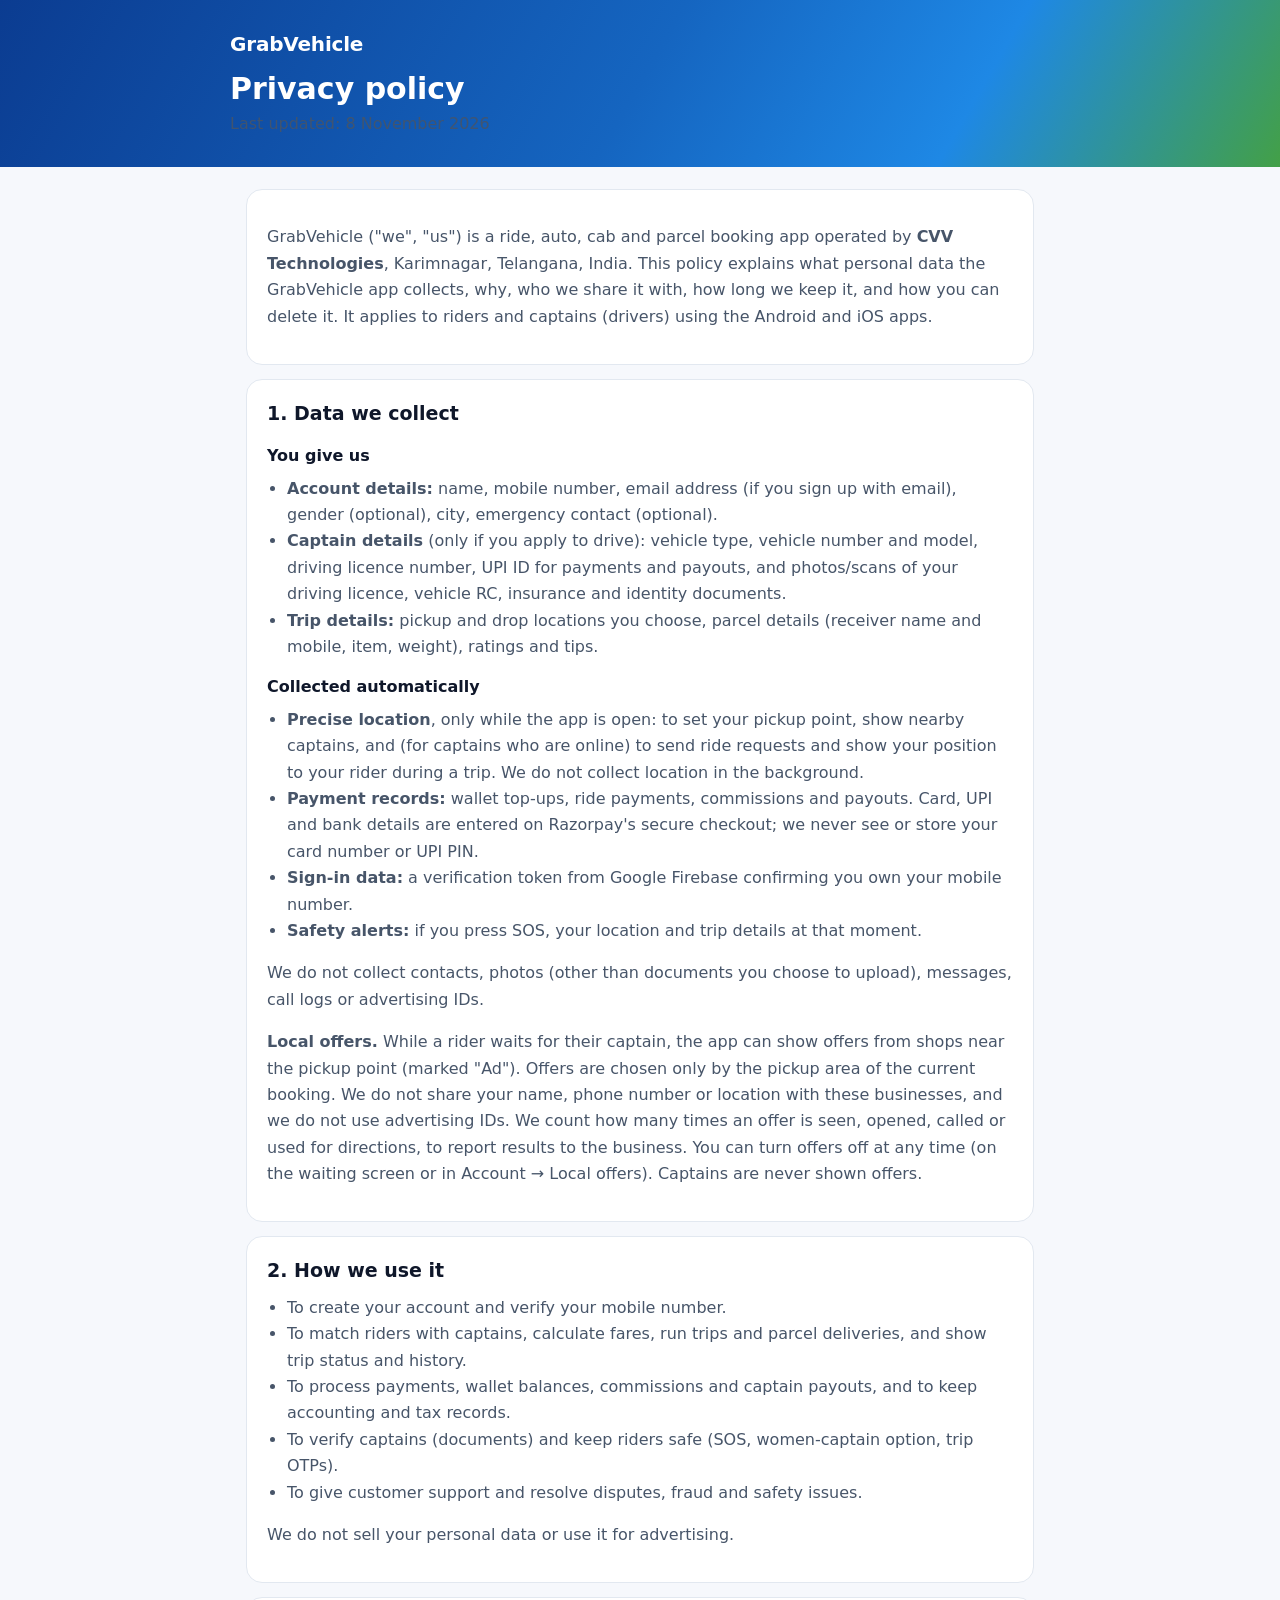
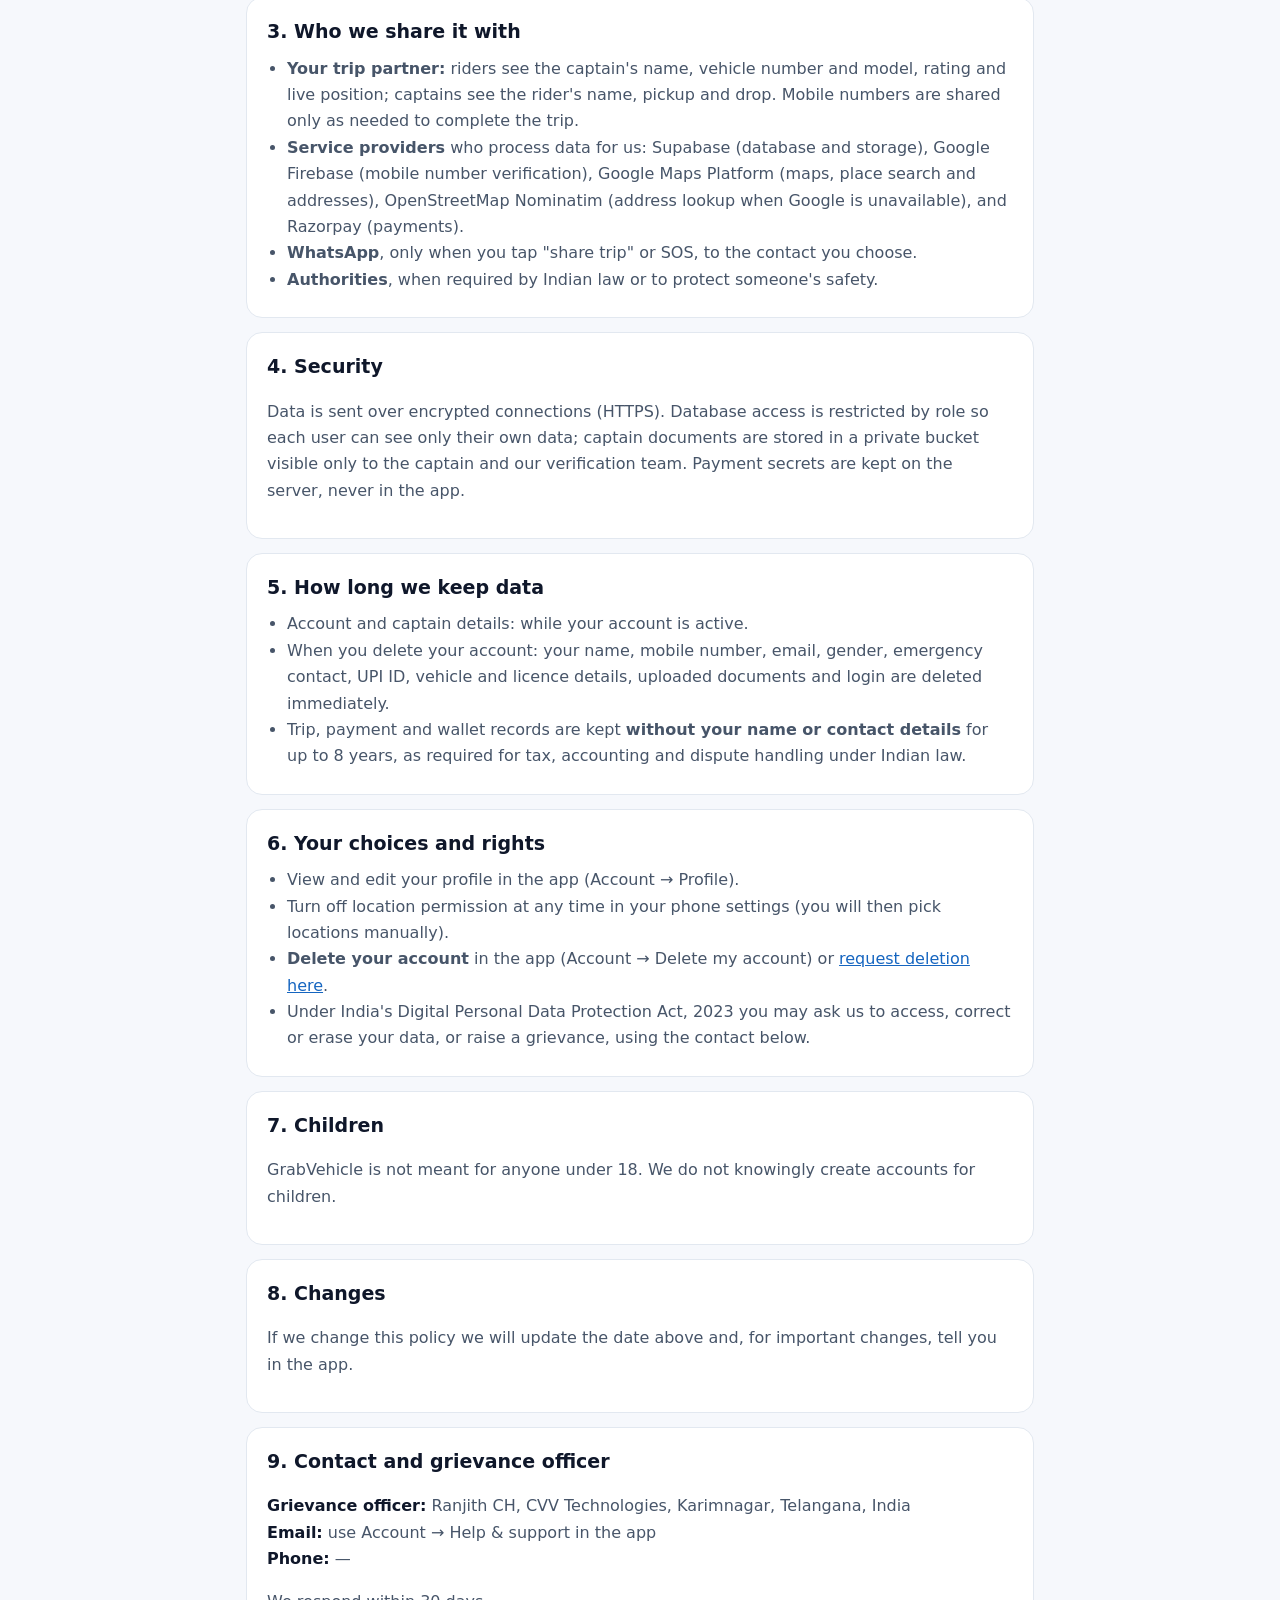
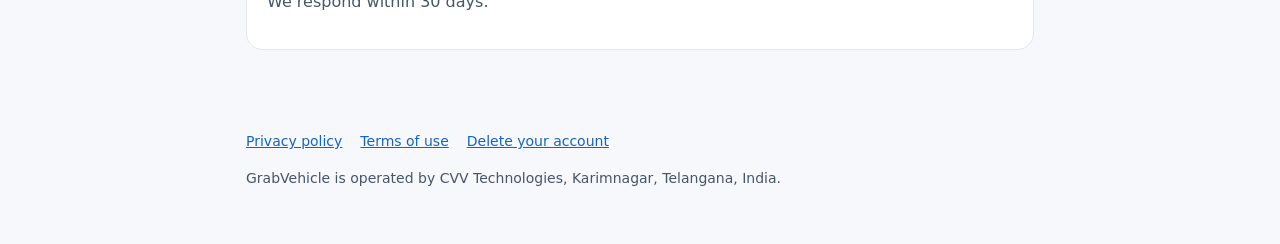
<file: privacy/index.html>
<!doctype html><html lang="en"><head><meta charset="utf-8"><meta name="viewport" content="width=device-width,initial-scale=1">
<title>GrabVehicle Privacy Policy</title><meta name="description" content="How GrabVehicle collects, uses, shares and deletes your data."><link rel="stylesheet" href="../site.css"></head><body>
<header><div class="in"><a href="../">GrabVehicle</a><h1>Privacy policy</h1><p>Last updated: 8 November 2026</p></div></header><main>
<section><p>GrabVehicle ("we", "us") is a ride, auto, cab and parcel booking app operated by <b>CVV Technologies</b>, Karimnagar, Telangana, India. This policy explains what personal data the GrabVehicle app collects, why, who we share it with, how long we keep it, and how you can delete it. It applies to riders and captains (drivers) using the Android and iOS apps.</p></section>
<section><h2>1. Data we collect</h2>
<h3>You give us</h3><ul>
<li><b>Account details:</b> name, mobile number, email address (if you sign up with email), gender (optional), city, emergency contact (optional).</li>
<li><b>Captain details</b> (only if you apply to drive): vehicle type, vehicle number and model, driving licence number, UPI ID for payments and payouts, and photos/scans of your driving licence, vehicle RC, insurance and identity documents.</li>
<li><b>Trip details:</b> pickup and drop locations you choose, parcel details (receiver name and mobile, item, weight), ratings and tips.</li></ul>
<h3>Collected automatically</h3><ul>
<li><b>Precise location</b>, only while the app is open: to set your pickup point, show nearby captains, and (for captains who are online) to send ride requests and show your position to your rider during a trip. We do not collect location in the background.</li>
<li><b>Payment records:</b> wallet top-ups, ride payments, commissions and payouts. Card, UPI and bank details are entered on Razorpay's secure checkout; we never see or store your card number or UPI PIN.</li>
<li><b>Sign-in data:</b> a verification token from Google Firebase confirming you own your mobile number.</li>
<li><b>Safety alerts:</b> if you press SOS, your location and trip details at that moment.</li></ul>
<p>We do not collect contacts, photos (other than documents you choose to upload), messages, call logs or advertising IDs.</p>
<p><b>Local offers.</b> While a rider waits for their captain, the app can show offers from shops near the pickup point (marked "Ad"). Offers are chosen only by the pickup area of the current booking. We do not share your name, phone number or location with these businesses, and we do not use advertising IDs. We count how many times an offer is seen, opened, called or used for directions, to report results to the business. You can turn offers off at any time (on the waiting screen or in Account → Local offers). Captains are never shown offers.</p></section>
<section><h2>2. How we use it</h2><ul>
<li>To create your account and verify your mobile number.</li>
<li>To match riders with captains, calculate fares, run trips and parcel deliveries, and show trip status and history.</li>
<li>To process payments, wallet balances, commissions and captain payouts, and to keep accounting and tax records.</li>
<li>To verify captains (documents) and keep riders safe (SOS, women-captain option, trip OTPs).</li>
<li>To give customer support and resolve disputes, fraud and safety issues.</li></ul>
<p>We do not sell your personal data or use it for advertising.</p></section>
<section><h2>3. Who we share it with</h2><ul>
<li><b>Your trip partner:</b> riders see the captain's name, vehicle number and model, rating and live position; captains see the rider's name, pickup and drop. Mobile numbers are shared only as needed to complete the trip.</li>
<li><b>Service providers</b> who process data for us: Supabase (database and storage), Google Firebase (mobile number verification), Google Maps Platform (maps, place search and addresses), OpenStreetMap Nominatim (address lookup when Google is unavailable), and Razorpay (payments).</li>
<li><b>WhatsApp</b>, only when you tap "share trip" or SOS, to the contact you choose.</li>
<li><b>Authorities</b>, when required by Indian law or to protect someone's safety.</li></ul></section>
<section><h2>4. Security</h2><p>Data is sent over encrypted connections (HTTPS). Database access is restricted by role so each user can see only their own data; captain documents are stored in a private bucket visible only to the captain and our verification team. Payment secrets are kept on the server, never in the app.</p></section>
<section><h2>5. How long we keep data</h2><ul>
<li>Account and captain details: while your account is active.</li>
<li>When you delete your account: your name, mobile number, email, gender, emergency contact, UPI ID, vehicle and licence details, uploaded documents and login are deleted immediately.</li>
<li>Trip, payment and wallet records are kept <b>without your name or contact details</b> for up to 8 years, as required for tax, accounting and dispute handling under Indian law.</li></ul></section>
<section><h2>6. Your choices and rights</h2><ul>
<li>View and edit your profile in the app (Account → Profile).</li>
<li>Turn off location permission at any time in your phone settings (you will then pick locations manually).</li>
<li><b>Delete your account</b> in the app (Account → Delete my account) or <a href="../delete-account/">request deletion here</a>.</li>
<li>Under India's Digital Personal Data Protection Act, 2023 you may ask us to access, correct or erase your data, or raise a grievance, using the contact below.</li></ul></section>
<section><h2>7. Children</h2><p>GrabVehicle is not meant for anyone under 18. We do not knowingly create accounts for children.</p></section>
<section><h2>8. Changes</h2><p>If we change this policy we will update the date above and, for important changes, tell you in the app.</p></section>
<section class="contact"><h2>9. Contact and grievance officer</h2><p><b>Grievance officer:</b> Ranjith CH, CVV Technologies, Karimnagar, Telangana, India<br><b>Email:</b> <span data-email="GrabVehicle privacy request">use Account → Help &amp; support in the app</span><br><b>Phone:</b> <span data-phone>—</span></p><p>We respond within 30 days.</p></section>
</main><footer><nav class="links"><a href="../privacy/">Privacy policy</a><a href="../terms/">Terms of use</a><a href="../delete-account/">Delete your account</a></nav>
<p>GrabVehicle is operated by CVV Technologies, Karimnagar, Telangana, India.</p></footer><script src="../site.js"></script></body></html>
</file>
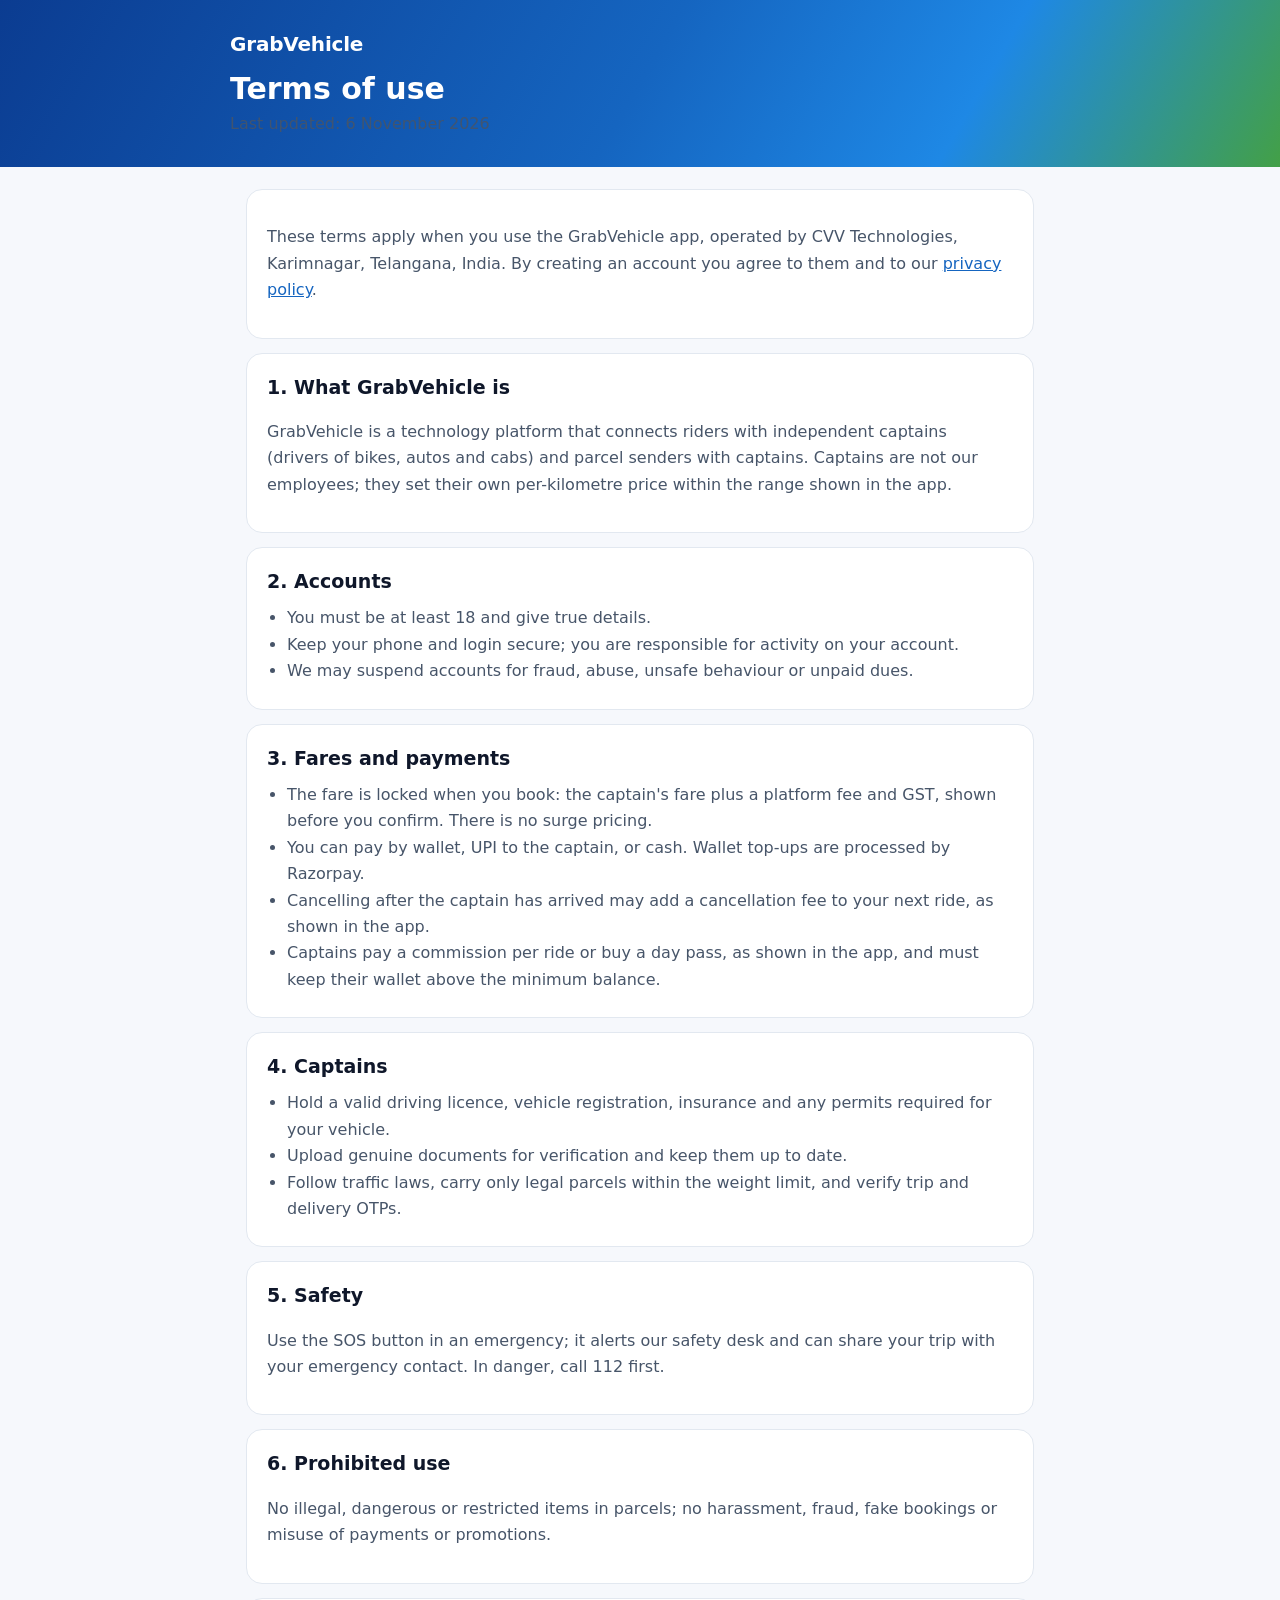
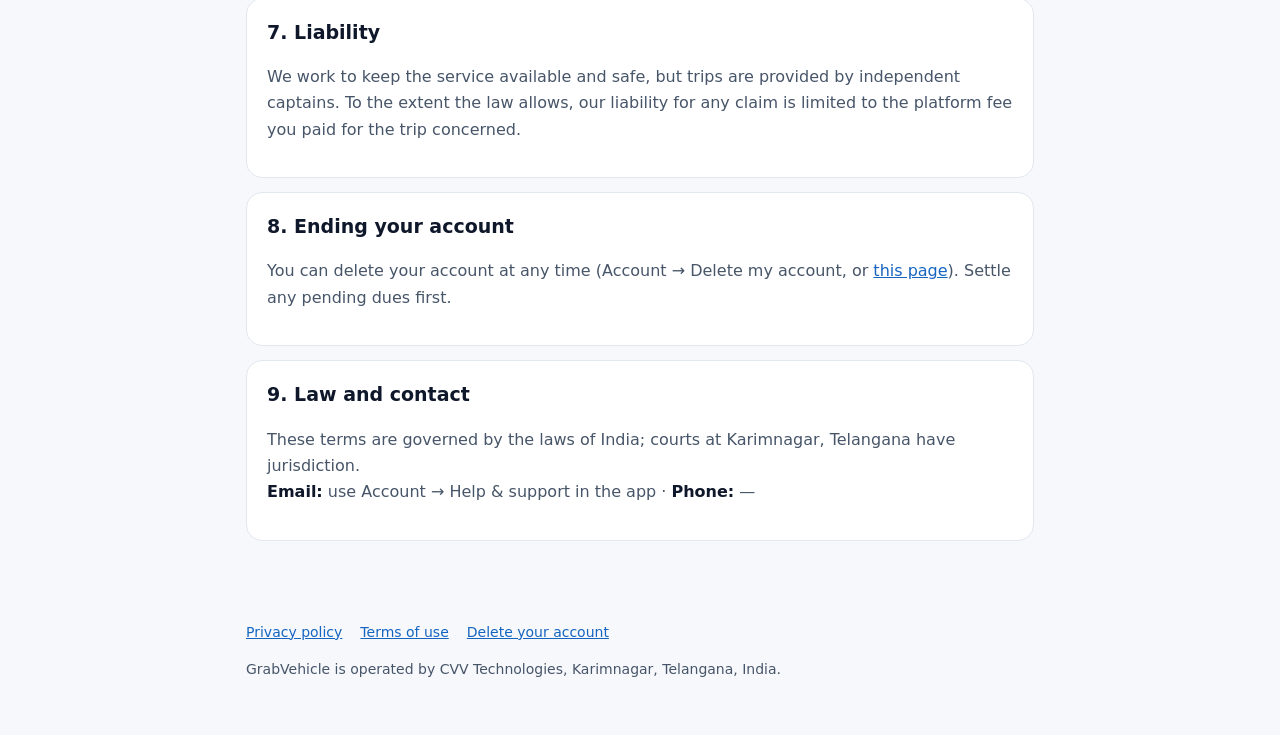
<file: terms/index.html>
<!doctype html><html lang="en"><head><meta charset="utf-8"><meta name="viewport" content="width=device-width,initial-scale=1">
<title>GrabVehicle Terms of Use</title><meta name="description" content="Terms for riders and captains using GrabVehicle."><link rel="stylesheet" href="../site.css"></head><body>
<header><div class="in"><a href="../">GrabVehicle</a><h1>Terms of use</h1><p>Last updated: 6 November 2026</p></div></header><main>
<section><p>These terms apply when you use the GrabVehicle app, operated by CVV Technologies, Karimnagar, Telangana, India. By creating an account you agree to them and to our <a href="../privacy/">privacy policy</a>.</p></section>
<section><h2>1. What GrabVehicle is</h2><p>GrabVehicle is a technology platform that connects riders with independent captains (drivers of bikes, autos and cabs) and parcel senders with captains. Captains are not our employees; they set their own per-kilometre price within the range shown in the app.</p></section>
<section><h2>2. Accounts</h2><ul><li>You must be at least 18 and give true details.</li><li>Keep your phone and login secure; you are responsible for activity on your account.</li><li>We may suspend accounts for fraud, abuse, unsafe behaviour or unpaid dues.</li></ul></section>
<section><h2>3. Fares and payments</h2><ul><li>The fare is locked when you book: the captain's fare plus a platform fee and GST, shown before you confirm. There is no surge pricing.</li><li>You can pay by wallet, UPI to the captain, or cash. Wallet top-ups are processed by Razorpay.</li><li>Cancelling after the captain has arrived may add a cancellation fee to your next ride, as shown in the app.</li><li>Captains pay a commission per ride or buy a day pass, as shown in the app, and must keep their wallet above the minimum balance.</li></ul></section>
<section><h2>4. Captains</h2><ul><li>Hold a valid driving licence, vehicle registration, insurance and any permits required for your vehicle.</li><li>Upload genuine documents for verification and keep them up to date.</li><li>Follow traffic laws, carry only legal parcels within the weight limit, and verify trip and delivery OTPs.</li></ul></section>
<section><h2>5. Safety</h2><p>Use the SOS button in an emergency; it alerts our safety desk and can share your trip with your emergency contact. In danger, call 112 first.</p></section>
<section><h2>6. Prohibited use</h2><p>No illegal, dangerous or restricted items in parcels; no harassment, fraud, fake bookings or misuse of payments or promotions.</p></section>
<section><h2>7. Liability</h2><p>We work to keep the service available and safe, but trips are provided by independent captains. To the extent the law allows, our liability for any claim is limited to the platform fee you paid for the trip concerned.</p></section>
<section><h2>8. Ending your account</h2><p>You can delete your account at any time (Account → Delete my account, or <a href="../delete-account/">this page</a>). Settle any pending dues first.</p></section>
<section class="contact"><h2>9. Law and contact</h2><p>These terms are governed by the laws of India; courts at Karimnagar, Telangana have jurisdiction.<br><b>Email:</b> <span data-email="GrabVehicle terms">use Account → Help &amp; support in the app</span> · <b>Phone:</b> <span data-phone>—</span></p></section>
</main><footer><nav class="links"><a href="../privacy/">Privacy policy</a><a href="../terms/">Terms of use</a><a href="../delete-account/">Delete your account</a></nav>
<p>GrabVehicle is operated by CVV Technologies, Karimnagar, Telangana, India.</p></footer><script src="../site.js"></script></body></html>
</file>
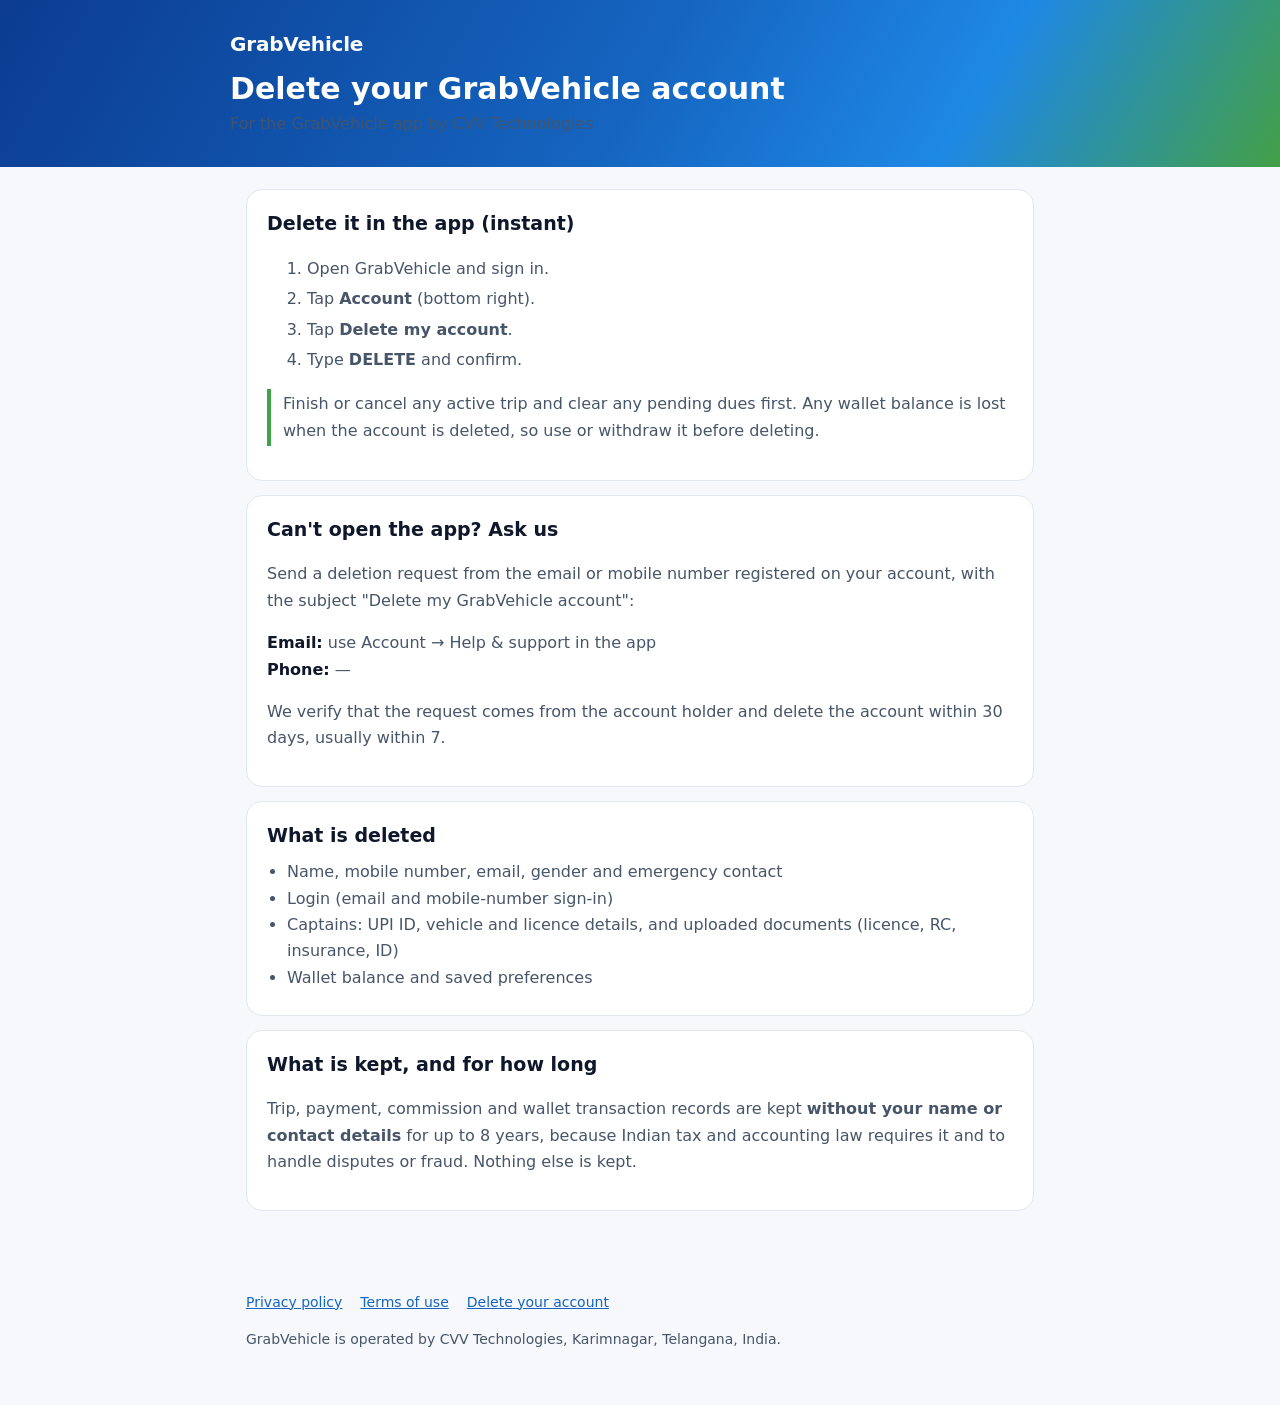
<file: delete-account.html>
<!doctype html><html lang="en"><head><meta charset="utf-8"><meta name="viewport" content="width=device-width,initial-scale=1">
<title>Delete your GrabVehicle account</title><meta name="description" content="How to delete your GrabVehicle account and data."><link rel="stylesheet" href="site.css"></head><body>
<header><div class="in"><a href="./">GrabVehicle</a><h1>Delete your GrabVehicle account</h1><p>For the GrabVehicle app by CVV Technologies</p></div></header><main>
<section><h2>Delete it in the app (instant)</h2><ol class="steps"><li>Open GrabVehicle and sign in.</li><li>Tap <b>Account</b> (bottom right).</li><li>Tap <b>Delete my account</b>.</li><li>Type <b>DELETE</b> and confirm.</li></ol>
<p class="note">Finish or cancel any active trip and clear any pending dues first. Any wallet balance is lost when the account is deleted, so use or withdraw it before deleting.</p></section>
<section class="contact"><h2>Can't open the app? Ask us</h2><p>Send a deletion request from the email or mobile number registered on your account, with the subject "Delete my GrabVehicle account":</p>
<p><b>Email:</b> <span data-email="Delete my GrabVehicle account">use Account → Help &amp; support in the app</span><br><b>Phone:</b> <span data-phone>—</span></p>
<p>We verify that the request comes from the account holder and delete the account within 30 days, usually within 7.</p></section>
<section><h2>What is deleted</h2><ul><li>Name, mobile number, email, gender and emergency contact</li><li>Login (email and mobile-number sign-in)</li><li>Captains: UPI ID, vehicle and licence details, and uploaded documents (licence, RC, insurance, ID)</li><li>Wallet balance and saved preferences</li></ul></section>
<section><h2>What is kept, and for how long</h2><p>Trip, payment, commission and wallet transaction records are kept <b>without your name or contact details</b> for up to 8 years, because Indian tax and accounting law requires it and to handle disputes or fraud. Nothing else is kept.</p></section>
</main><footer><nav class="links"><a href="privacy/">Privacy policy</a><a href="terms/">Terms of use</a><a href="delete-account/">Delete your account</a></nav>
<p>GrabVehicle is operated by CVV Technologies, Karimnagar, Telangana, India.</p></footer><script src="site.js"></script></body></html>
</file>
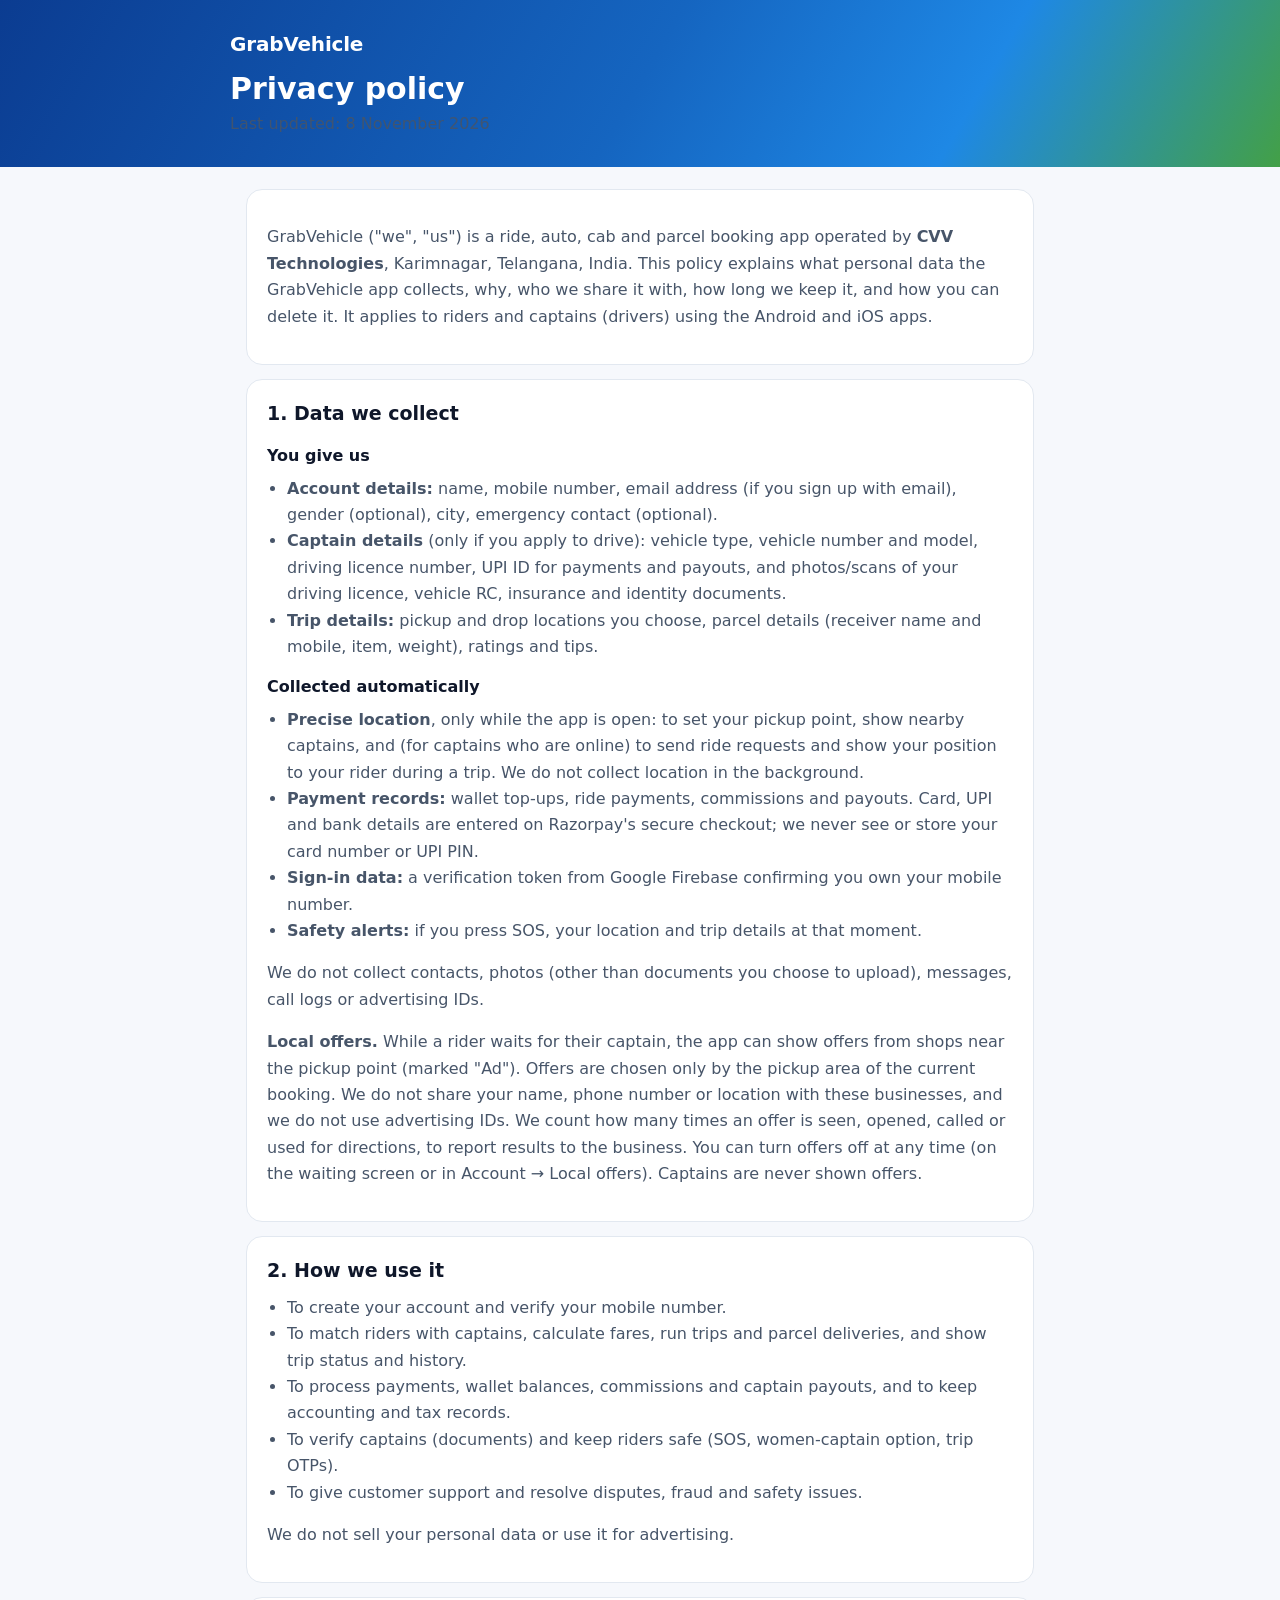
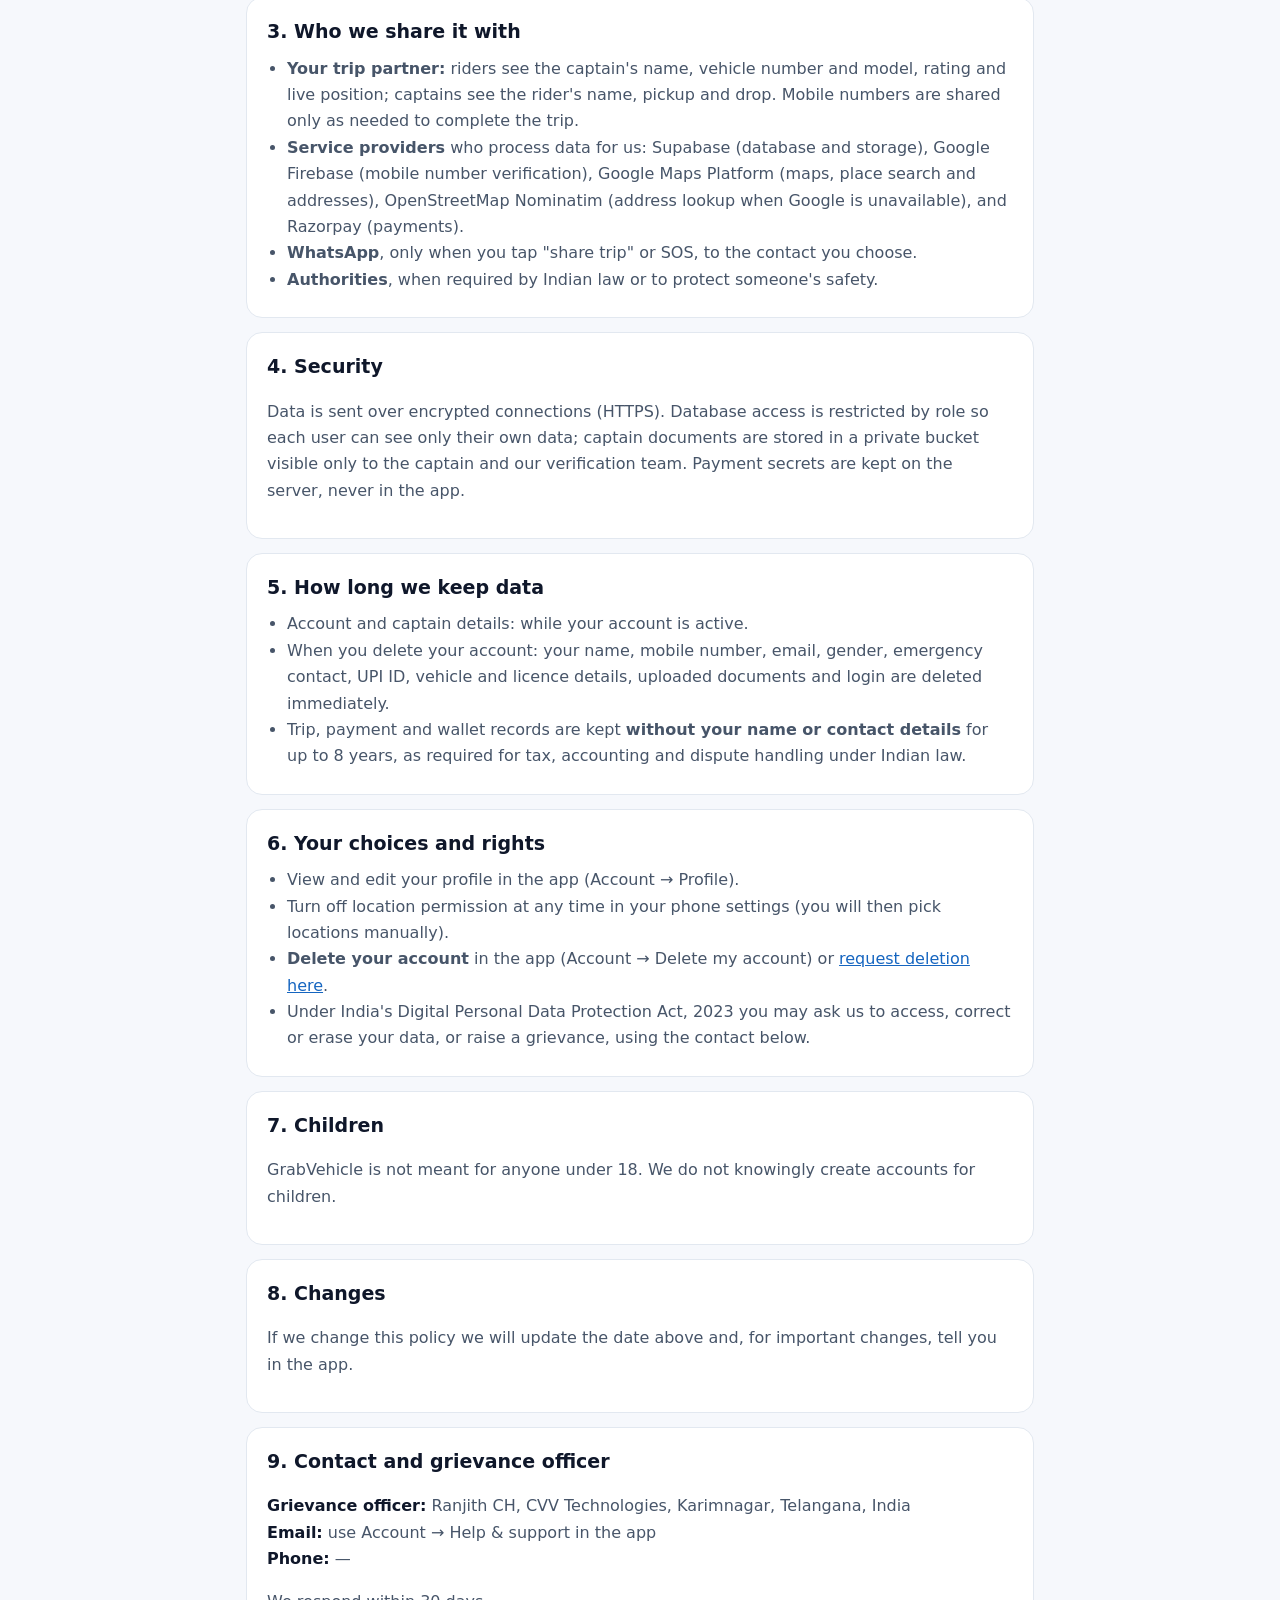
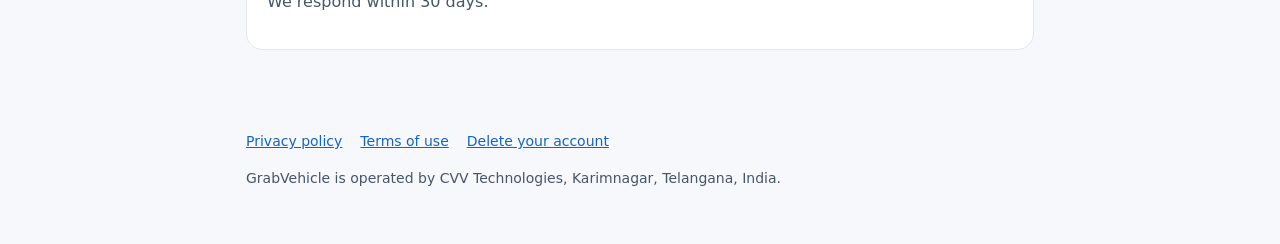
<file: privacy.html>
<!doctype html><html lang="en"><head><meta charset="utf-8"><meta name="viewport" content="width=device-width,initial-scale=1">
<title>GrabVehicle Privacy Policy</title><meta name="description" content="How GrabVehicle collects, uses, shares and deletes your data."><link rel="stylesheet" href="site.css"></head><body>
<header><div class="in"><a href="./">GrabVehicle</a><h1>Privacy policy</h1><p>Last updated: 8 November 2026</p></div></header><main>
<section><p>GrabVehicle ("we", "us") is a ride, auto, cab and parcel booking app operated by <b>CVV Technologies</b>, Karimnagar, Telangana, India. This policy explains what personal data the GrabVehicle app collects, why, who we share it with, how long we keep it, and how you can delete it. It applies to riders and captains (drivers) using the Android and iOS apps.</p></section>
<section><h2>1. Data we collect</h2>
<h3>You give us</h3><ul>
<li><b>Account details:</b> name, mobile number, email address (if you sign up with email), gender (optional), city, emergency contact (optional).</li>
<li><b>Captain details</b> (only if you apply to drive): vehicle type, vehicle number and model, driving licence number, UPI ID for payments and payouts, and photos/scans of your driving licence, vehicle RC, insurance and identity documents.</li>
<li><b>Trip details:</b> pickup and drop locations you choose, parcel details (receiver name and mobile, item, weight), ratings and tips.</li></ul>
<h3>Collected automatically</h3><ul>
<li><b>Precise location</b>, only while the app is open: to set your pickup point, show nearby captains, and (for captains who are online) to send ride requests and show your position to your rider during a trip. We do not collect location in the background.</li>
<li><b>Payment records:</b> wallet top-ups, ride payments, commissions and payouts. Card, UPI and bank details are entered on Razorpay's secure checkout; we never see or store your card number or UPI PIN.</li>
<li><b>Sign-in data:</b> a verification token from Google Firebase confirming you own your mobile number.</li>
<li><b>Safety alerts:</b> if you press SOS, your location and trip details at that moment.</li></ul>
<p>We do not collect contacts, photos (other than documents you choose to upload), messages, call logs or advertising IDs.</p>
<p><b>Local offers.</b> While a rider waits for their captain, the app can show offers from shops near the pickup point (marked "Ad"). Offers are chosen only by the pickup area of the current booking. We do not share your name, phone number or location with these businesses, and we do not use advertising IDs. We count how many times an offer is seen, opened, called or used for directions, to report results to the business. You can turn offers off at any time (on the waiting screen or in Account → Local offers). Captains are never shown offers.</p></section>
<section><h2>2. How we use it</h2><ul>
<li>To create your account and verify your mobile number.</li>
<li>To match riders with captains, calculate fares, run trips and parcel deliveries, and show trip status and history.</li>
<li>To process payments, wallet balances, commissions and captain payouts, and to keep accounting and tax records.</li>
<li>To verify captains (documents) and keep riders safe (SOS, women-captain option, trip OTPs).</li>
<li>To give customer support and resolve disputes, fraud and safety issues.</li></ul>
<p>We do not sell your personal data or use it for advertising.</p></section>
<section><h2>3. Who we share it with</h2><ul>
<li><b>Your trip partner:</b> riders see the captain's name, vehicle number and model, rating and live position; captains see the rider's name, pickup and drop. Mobile numbers are shared only as needed to complete the trip.</li>
<li><b>Service providers</b> who process data for us: Supabase (database and storage), Google Firebase (mobile number verification), Google Maps Platform (maps, place search and addresses), OpenStreetMap Nominatim (address lookup when Google is unavailable), and Razorpay (payments).</li>
<li><b>WhatsApp</b>, only when you tap "share trip" or SOS, to the contact you choose.</li>
<li><b>Authorities</b>, when required by Indian law or to protect someone's safety.</li></ul></section>
<section><h2>4. Security</h2><p>Data is sent over encrypted connections (HTTPS). Database access is restricted by role so each user can see only their own data; captain documents are stored in a private bucket visible only to the captain and our verification team. Payment secrets are kept on the server, never in the app.</p></section>
<section><h2>5. How long we keep data</h2><ul>
<li>Account and captain details: while your account is active.</li>
<li>When you delete your account: your name, mobile number, email, gender, emergency contact, UPI ID, vehicle and licence details, uploaded documents and login are deleted immediately.</li>
<li>Trip, payment and wallet records are kept <b>without your name or contact details</b> for up to 8 years, as required for tax, accounting and dispute handling under Indian law.</li></ul></section>
<section><h2>6. Your choices and rights</h2><ul>
<li>View and edit your profile in the app (Account → Profile).</li>
<li>Turn off location permission at any time in your phone settings (you will then pick locations manually).</li>
<li><b>Delete your account</b> in the app (Account → Delete my account) or <a href="delete-account/">request deletion here</a>.</li>
<li>Under India's Digital Personal Data Protection Act, 2023 you may ask us to access, correct or erase your data, or raise a grievance, using the contact below.</li></ul></section>
<section><h2>7. Children</h2><p>GrabVehicle is not meant for anyone under 18. We do not knowingly create accounts for children.</p></section>
<section><h2>8. Changes</h2><p>If we change this policy we will update the date above and, for important changes, tell you in the app.</p></section>
<section class="contact"><h2>9. Contact and grievance officer</h2><p><b>Grievance officer:</b> Ranjith CH, CVV Technologies, Karimnagar, Telangana, India<br><b>Email:</b> <span data-email="GrabVehicle privacy request">use Account → Help &amp; support in the app</span><br><b>Phone:</b> <span data-phone>—</span></p><p>We respond within 30 days.</p></section>
</main><footer><nav class="links"><a href="privacy/">Privacy policy</a><a href="terms/">Terms of use</a><a href="delete-account/">Delete your account</a></nav>
<p>GrabVehicle is operated by CVV Technologies, Karimnagar, Telangana, India.</p></footer><script src="site.js"></script></body></html>
</file>
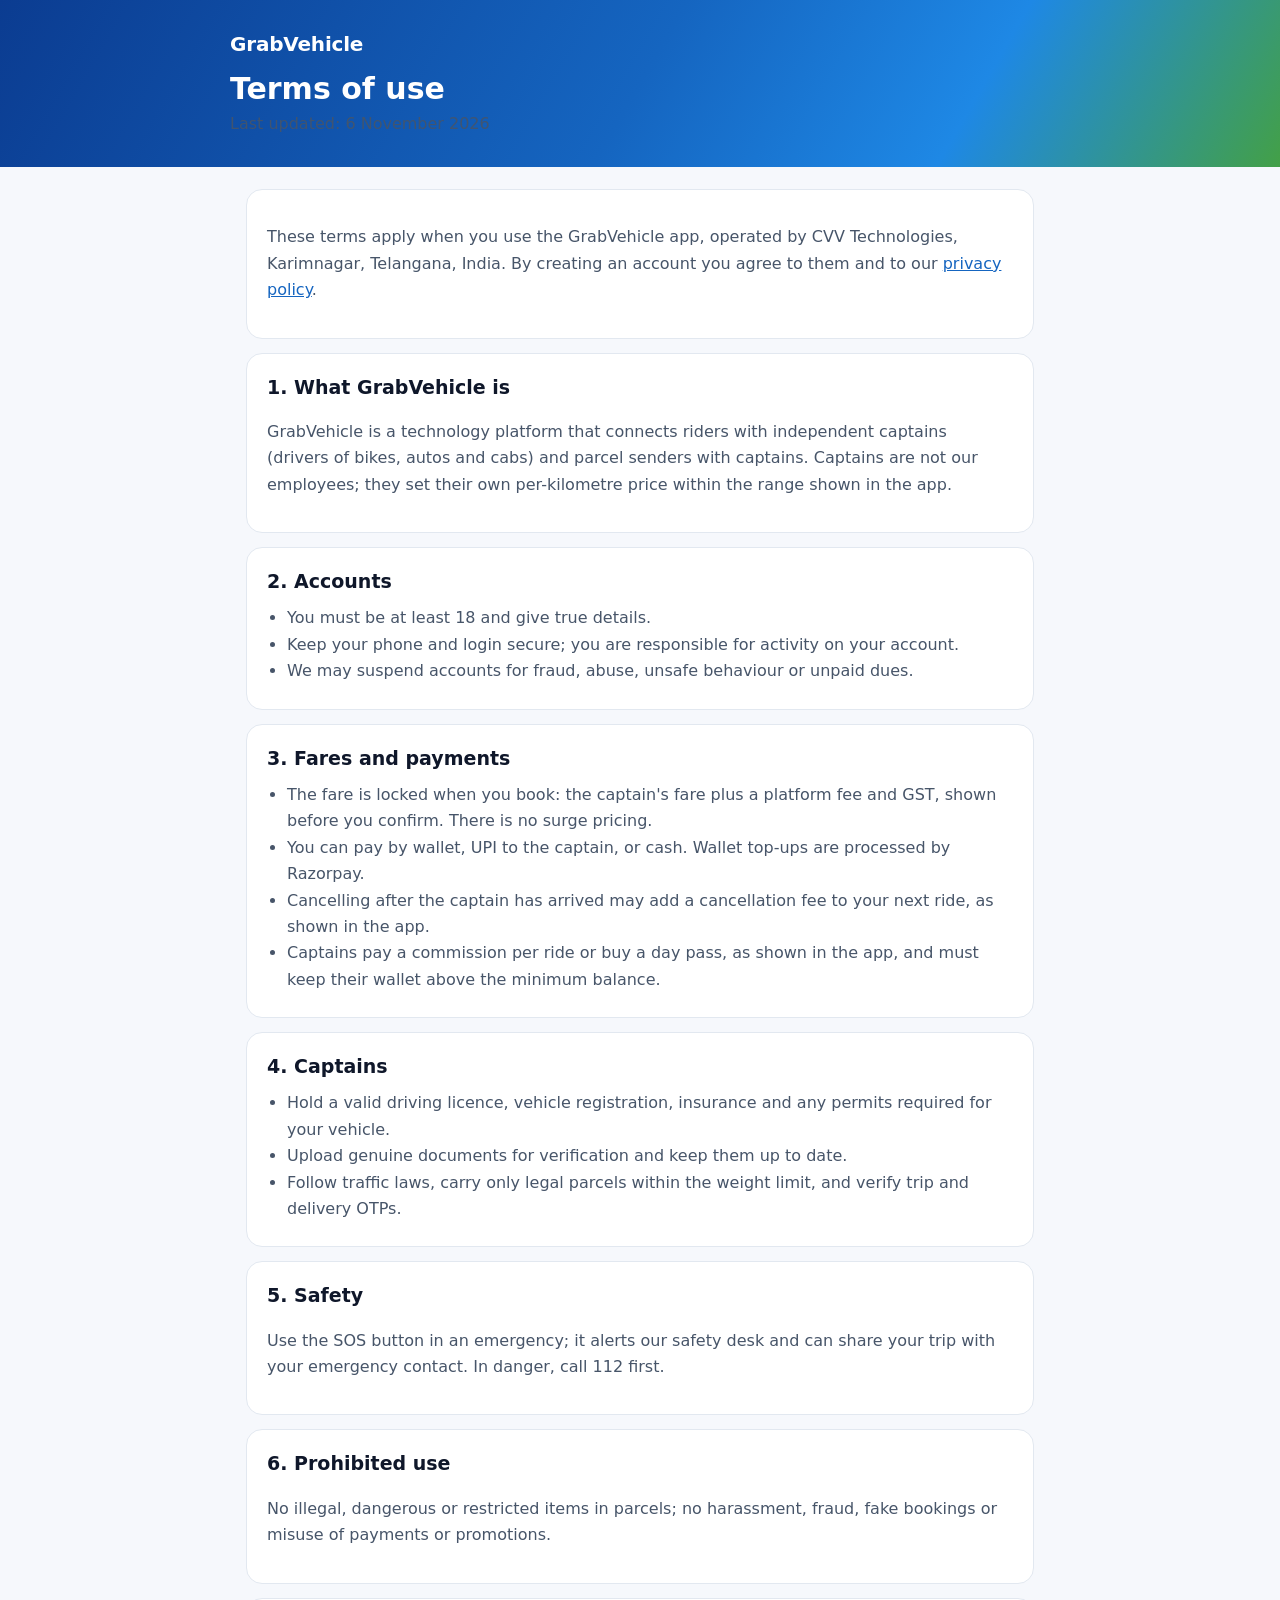
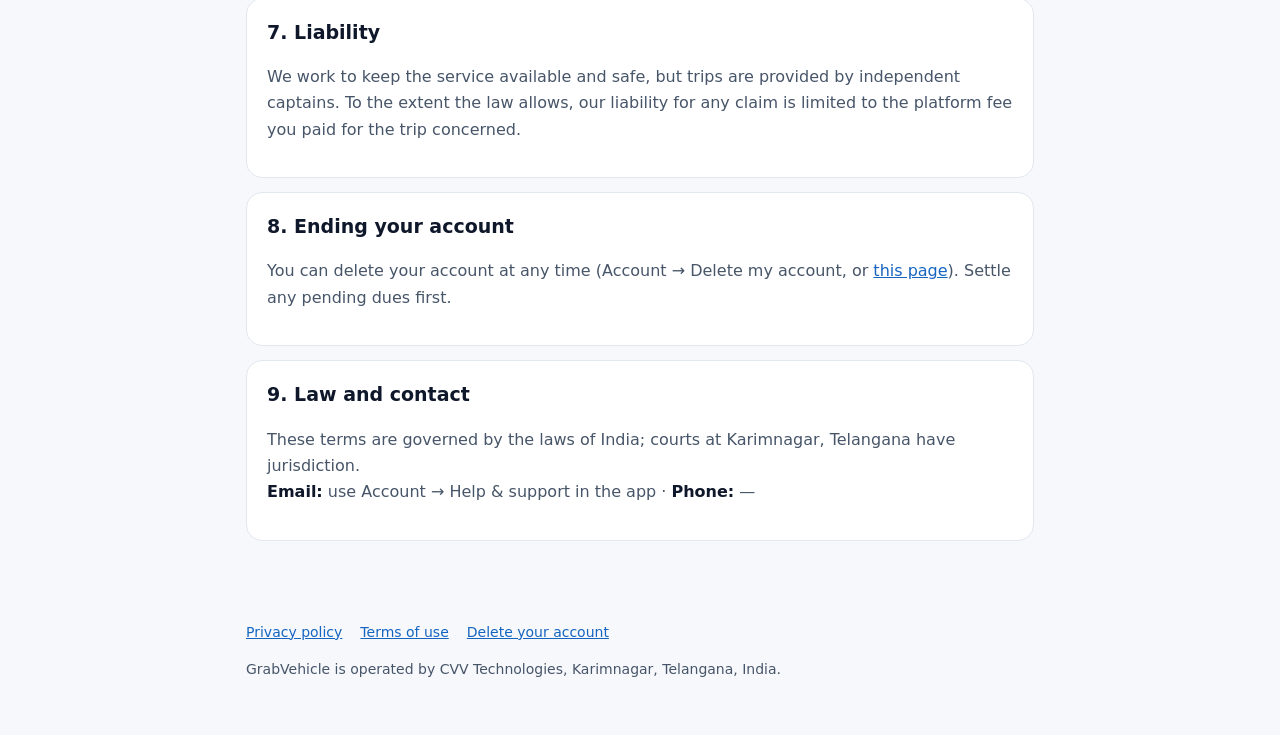
<file: terms.html>
<!doctype html><html lang="en"><head><meta charset="utf-8"><meta name="viewport" content="width=device-width,initial-scale=1">
<title>GrabVehicle Terms of Use</title><meta name="description" content="Terms for riders and captains using GrabVehicle."><link rel="stylesheet" href="site.css"></head><body>
<header><div class="in"><a href="./">GrabVehicle</a><h1>Terms of use</h1><p>Last updated: 6 November 2026</p></div></header><main>
<section><p>These terms apply when you use the GrabVehicle app, operated by CVV Technologies, Karimnagar, Telangana, India. By creating an account you agree to them and to our <a href="privacy/">privacy policy</a>.</p></section>
<section><h2>1. What GrabVehicle is</h2><p>GrabVehicle is a technology platform that connects riders with independent captains (drivers of bikes, autos and cabs) and parcel senders with captains. Captains are not our employees; they set their own per-kilometre price within the range shown in the app.</p></section>
<section><h2>2. Accounts</h2><ul><li>You must be at least 18 and give true details.</li><li>Keep your phone and login secure; you are responsible for activity on your account.</li><li>We may suspend accounts for fraud, abuse, unsafe behaviour or unpaid dues.</li></ul></section>
<section><h2>3. Fares and payments</h2><ul><li>The fare is locked when you book: the captain's fare plus a platform fee and GST, shown before you confirm. There is no surge pricing.</li><li>You can pay by wallet, UPI to the captain, or cash. Wallet top-ups are processed by Razorpay.</li><li>Cancelling after the captain has arrived may add a cancellation fee to your next ride, as shown in the app.</li><li>Captains pay a commission per ride or buy a day pass, as shown in the app, and must keep their wallet above the minimum balance.</li></ul></section>
<section><h2>4. Captains</h2><ul><li>Hold a valid driving licence, vehicle registration, insurance and any permits required for your vehicle.</li><li>Upload genuine documents for verification and keep them up to date.</li><li>Follow traffic laws, carry only legal parcels within the weight limit, and verify trip and delivery OTPs.</li></ul></section>
<section><h2>5. Safety</h2><p>Use the SOS button in an emergency; it alerts our safety desk and can share your trip with your emergency contact. In danger, call 112 first.</p></section>
<section><h2>6. Prohibited use</h2><p>No illegal, dangerous or restricted items in parcels; no harassment, fraud, fake bookings or misuse of payments or promotions.</p></section>
<section><h2>7. Liability</h2><p>We work to keep the service available and safe, but trips are provided by independent captains. To the extent the law allows, our liability for any claim is limited to the platform fee you paid for the trip concerned.</p></section>
<section><h2>8. Ending your account</h2><p>You can delete your account at any time (Account → Delete my account, or <a href="delete-account/">this page</a>). Settle any pending dues first.</p></section>
<section class="contact"><h2>9. Law and contact</h2><p>These terms are governed by the laws of India; courts at Karimnagar, Telangana have jurisdiction.<br><b>Email:</b> <span data-email="GrabVehicle terms">use Account → Help &amp; support in the app</span> · <b>Phone:</b> <span data-phone>—</span></p></section>
</main><footer><nav class="links"><a href="privacy/">Privacy policy</a><a href="terms/">Terms of use</a><a href="delete-account/">Delete your account</a></nav>
<p>GrabVehicle is operated by CVV Technologies, Karimnagar, Telangana, India.</p></footer><script src="site.js"></script></body></html>
</file>
<file: site.css>
:root{--ink:#0f172a;--muted:#475569;--line:#e2e8f0;--bg:#f6f8fc;--card:#fff;--brand:#1565C0;--accent:#43A047}
@media (prefers-color-scheme:dark){:root:not([data-theme="light"]){--ink:#e5e9f2;--muted:#a3adc2;--line:#263044;--bg:#0b1220;--card:#111a2c;--brand:#64a8ff;--accent:#6cc070}}
*{box-sizing:border-box}html{-webkit-text-size-adjust:100%}
body{margin:0;background:var(--bg);color:var(--ink);font:16px/1.65 system-ui,-apple-system,"Segoe UI",Roboto,sans-serif}
header{background:linear-gradient(120deg,#0B3C91,#1565C0 50%,#1E88E5 75%,#43A047);color:#fff;padding:28px 16px 30px}
header .in,main{max-width:820px;margin:0 auto}
header a{color:#fff;text-decoration:none;font-weight:800;font-size:20px;letter-spacing:-.01em}
header h1{margin:10px 0 4px;font-size:30px;line-height:1.2}header p{margin:0;opacity:.88}
main{padding:22px 16px 60px}
section{background:var(--card);border:1px solid var(--line);border-radius:16px;padding:18px 20px;margin:0 0 14px}
h2{font-size:19px;margin:0 0 8px}h3{font-size:16px;margin:14px 0 4px}
p,li{color:var(--muted)}ul{padding-left:20px;margin:6px 0}a{color:var(--brand)}
.steps li{margin:4px 0}.note{border-left:4px solid var(--accent);padding:2px 0 2px 12px}
nav.links{display:flex;flex-wrap:wrap;gap:10px 18px;margin-top:6px}
footer{max-width:820px;margin:0 auto;padding:0 16px 40px;color:var(--muted);font-size:14px}
.contact b{color:var(--ink)}
</file>
